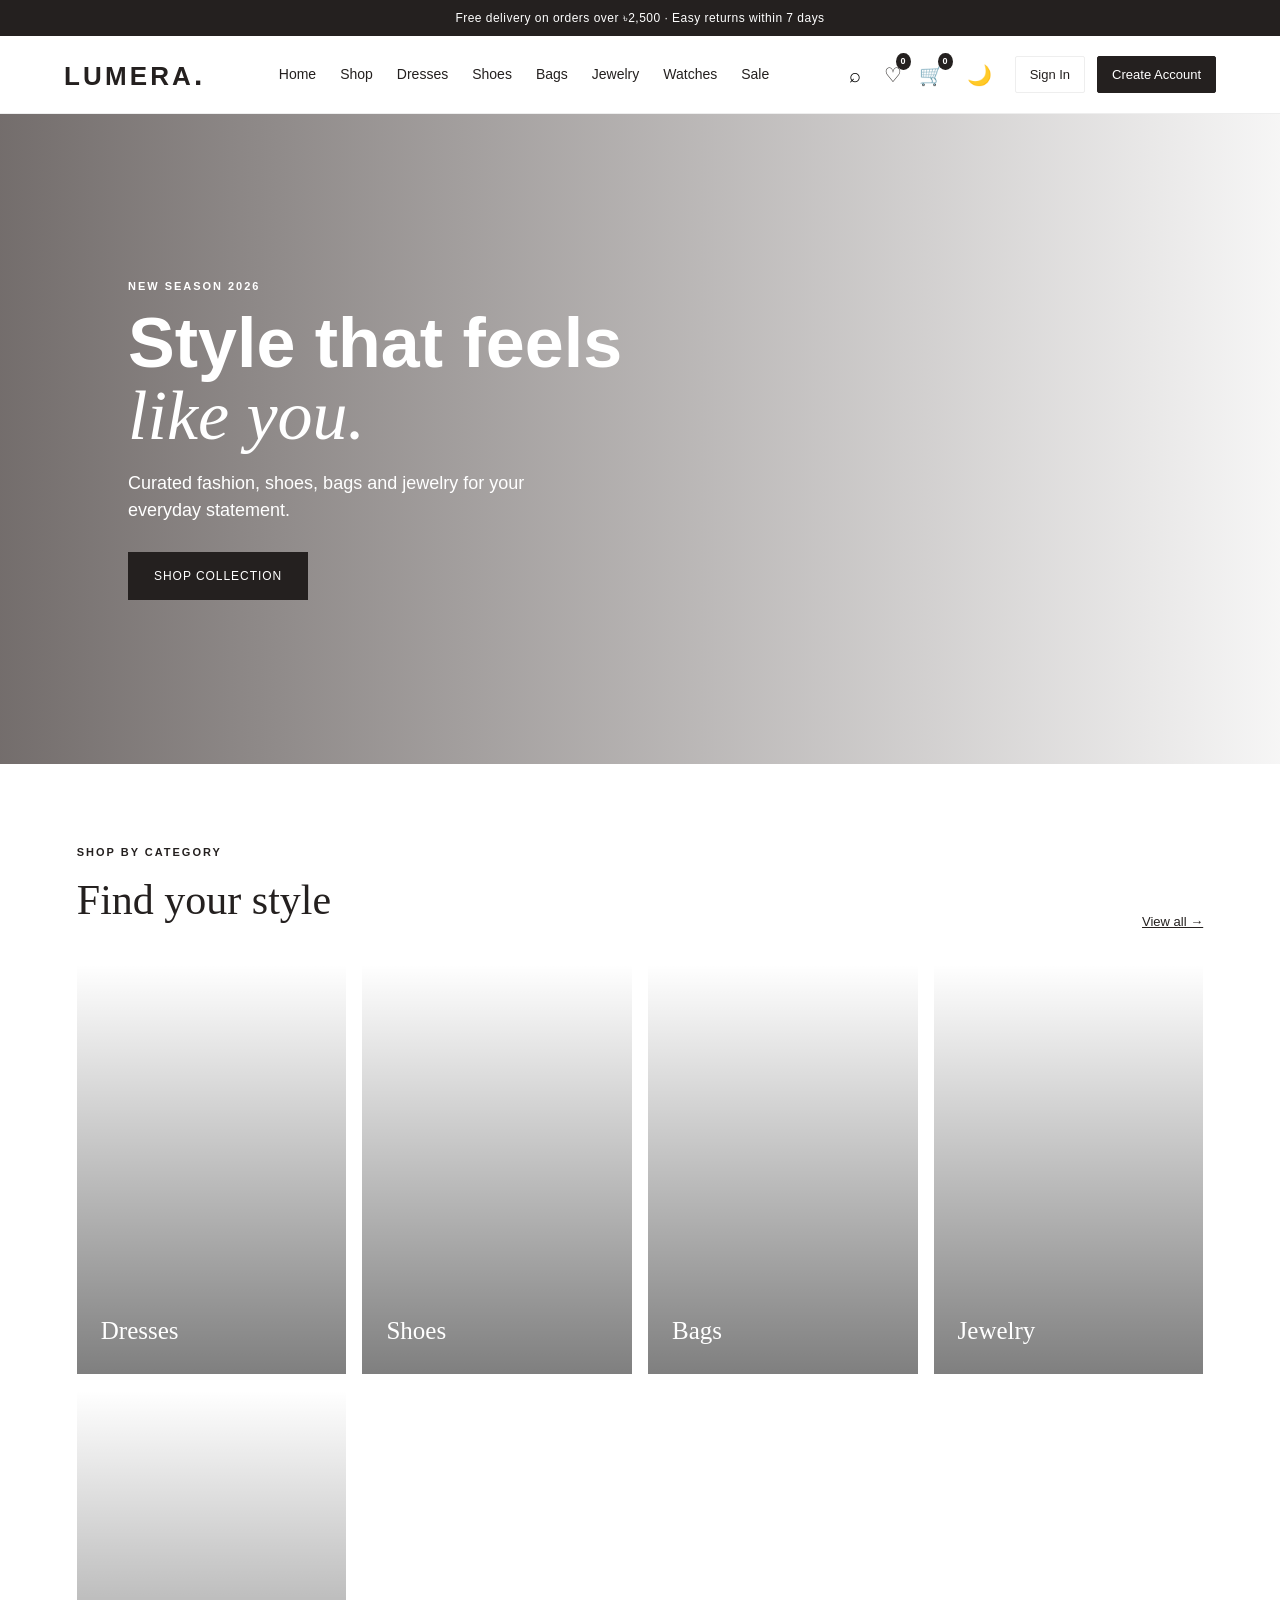
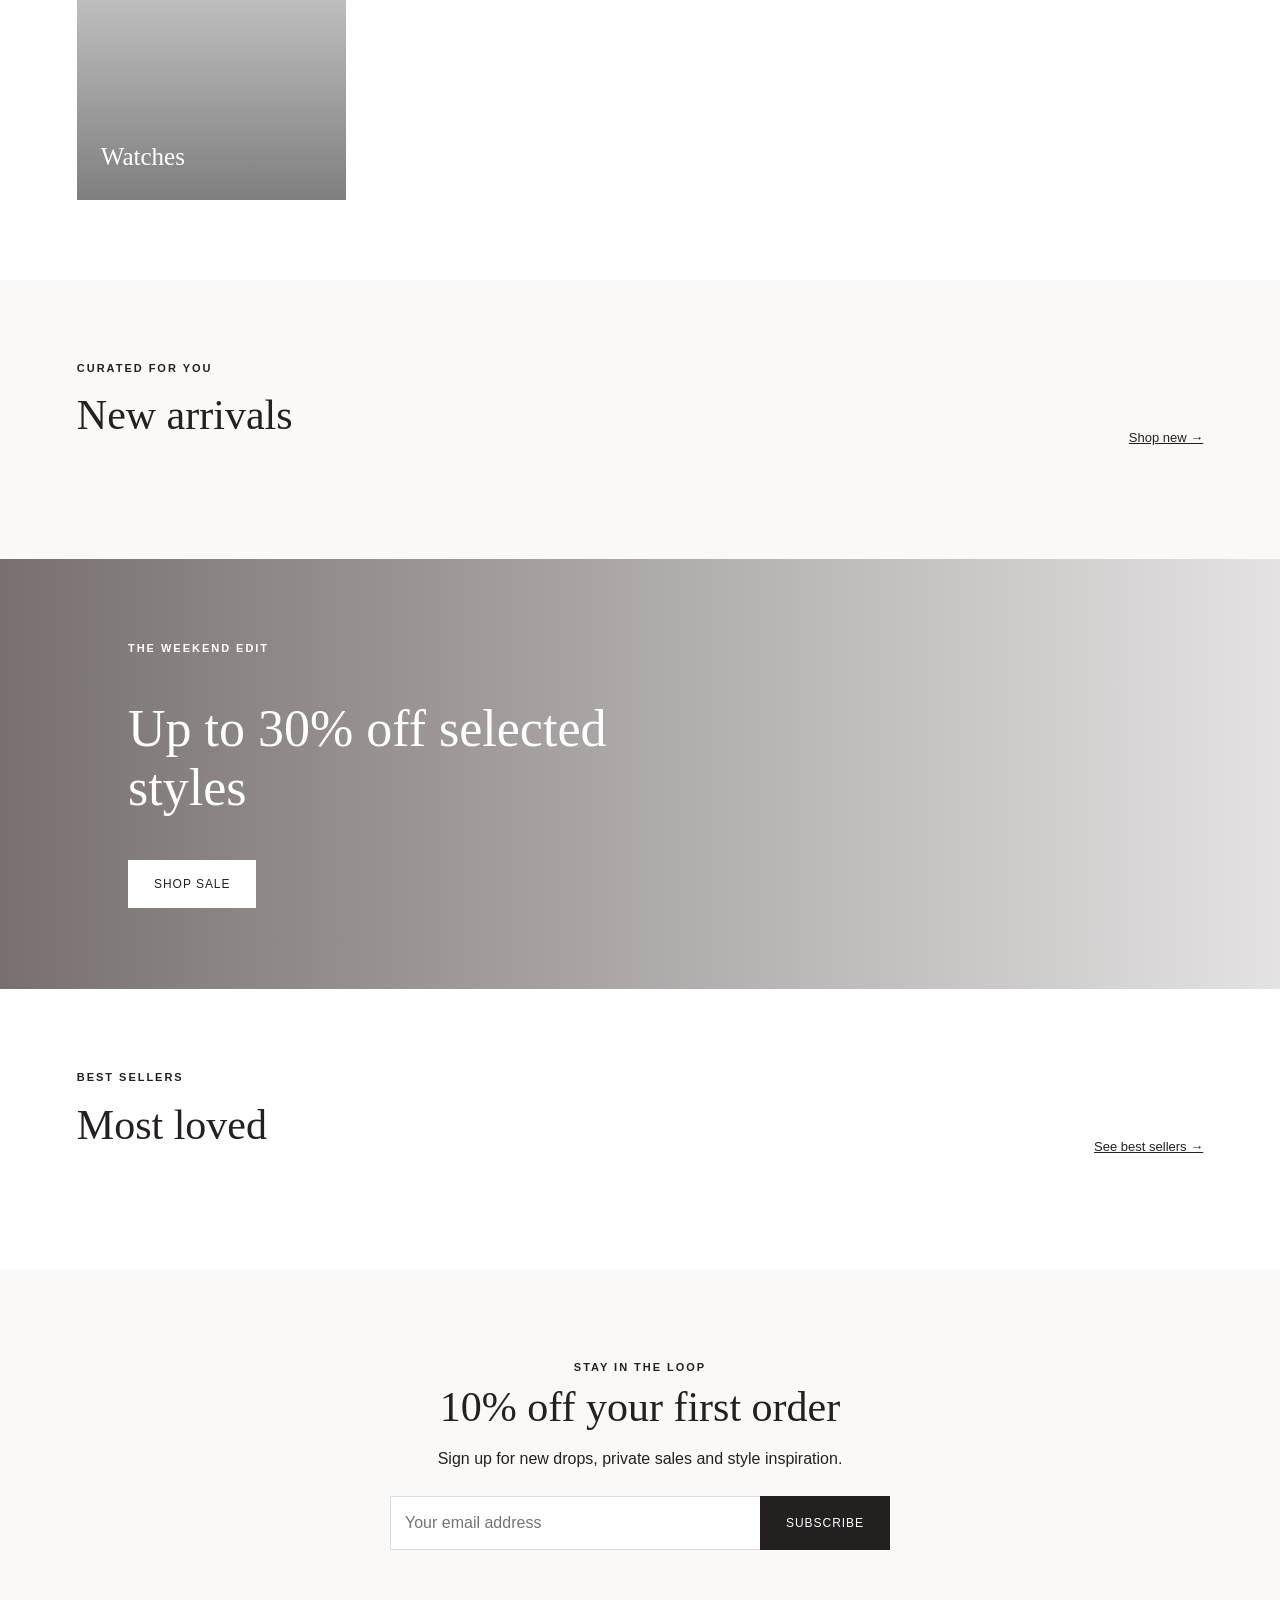
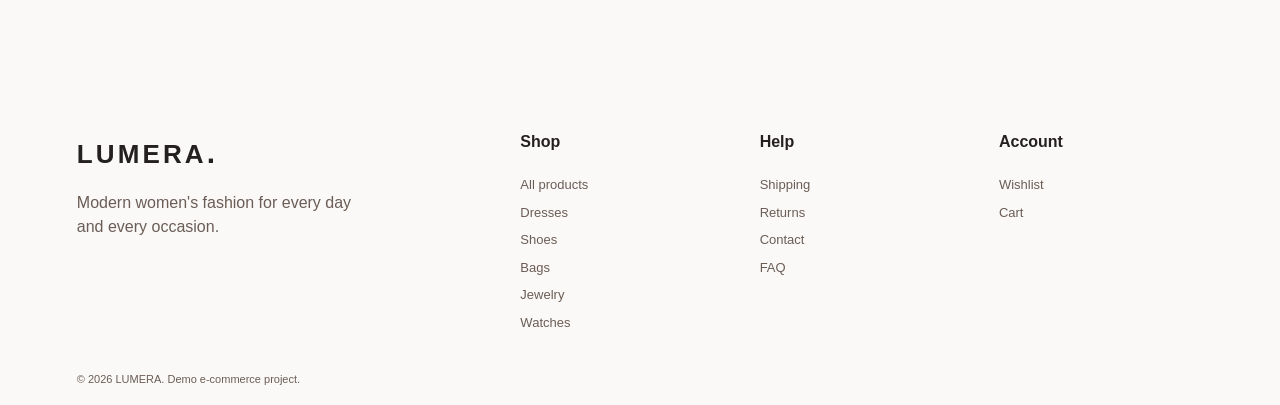
<file: index.html>
<!DOCTYPE html>
<html lang="en">
<head>
  <meta charset="UTF-8">
  <meta name="viewport" content="width=device-width, initial-scale=1.0">
  <title>LUMERA — Women's Fashion Store</title>
  <link rel="stylesheet" href="css/style.css">
  <link rel="stylesheet" href="css/responsive.css">
  <link rel="stylesheet" href="css/auth.css">
</head>
<body>
  <div class="announcement">Free delivery on orders over ৳2,500 · Easy returns within 7 days</div>
  <header class="site-header">
    <a class="logo" href="index.html">LUMERA<span>.</span></a>
    <button class="mobile-menu" id="mobileMenu">☰</button>
    <nav id="mainNav">
      <a href="index.html">Home</a>
      <a href="shop.html">Shop</a>
      <a href="shop.html?category=Dresses">Dresses</a>
      <a href="shop.html?category=Shoes">Shoes</a>
      <a href="shop.html?category=Bags">Bags</a>
      <a href="shop.html?category=Jewelry">Jewelry</a>
      <a href="shop.html?category=Watches">Watches</a>
      <a href="shop.html?category=Sale">Sale</a>
    </nav>
    <div class="header-actions">
      <button id="searchBtn" aria-label="Search">⌕</button>
      <a href="wishlist.html" aria-label="Wishlist">♡<b id="wishlistCount">0</b></a>
      <a href="cart.html" aria-label="Cart">🛒<b id="cartCount">0</b></a>
      <button id="themeToggle" aria-label="Toggle theme" title="Toggle dark/light mode">🌙</button>
    </div>
  </header>

  <section class="hero">
    <div class="hero-copy">
      <p class="eyebrow">NEW SEASON 2026</p>
      <h1>Style that feels<br><em>like you.</em></h1>
      <p>Curated fashion, shoes, bags and jewelry for your everyday statement.</p>
      <a class="btn" href="shop.html">Shop collection</a>
    </div>
  </section>

  <section class="section">
    <div class="section-head"><div><p class="eyebrow">SHOP BY CATEGORY</p><h2>Find your style</h2></div><a href="shop.html">View all →</a></div>
    <div class="category-grid">
      <a class="category-card cat-dresses" href="shop.html?category=Dresses"><span>Dresses</span></a>
      <a class="category-card cat-shoes" href="shop.html?category=Shoes"><span>Shoes</span></a>
      <a class="category-card cat-bags" href="shop.html?category=Bags"><span>Bags</span></a>
      <a class="category-card cat-jewelry" href="shop.html?category=Jewelry"><span>Jewelry</span></a>
      <a class="category-card cat-watches" href="shop.html?category=Watches"><span>Watches</span></a>
    </div>
  </section>

  <section class="section muted">
    <div class="section-head"><div><p class="eyebrow">CURATED FOR YOU</p><h2>New arrivals</h2></div><a href="shop.html?sort=newest">Shop new →</a></div>
    <div class="product-grid" id="newProducts"></div>
  </section>

  <section class="promo">
    <div><p class="eyebrow">THE WEEKEND EDIT</p><h2>Up to 30% off selected styles</h2><a class="btn light" href="shop.html?category=Sale">Shop sale</a></div>
  </section>

  <section class="section">
    <div class="section-head"><div><p class="eyebrow">BEST SELLERS</p><h2>Most loved</h2></div><a href="shop.html?sort=popular">See best sellers →</a></div>
    <div class="product-grid" id="bestProducts"></div>
  </section>

  <section class="newsletter">
    <p class="eyebrow">STAY IN THE LOOP</p>
    <h2>10% off your first order</h2>
    <p>Sign up for new drops, private sales and style inspiration.</p>
    <form id="newsletterForm"><input type="email" placeholder="Your email address" required><button class="btn">Subscribe</button></form>
    <small id="newsletterMsg"></small>
  </section>

  <footer class="footer">
    <div><a class="logo" href="index.html">LUMERA<span>.</span></a><p>Modern women's fashion for every day and every occasion.</p></div>
    <div><h4>Shop</h4><a href="shop.html">All products</a><a href="shop.html?category=Dresses">Dresses</a><a href="shop.html?category=Shoes">Shoes</a><a href="shop.html?category=Bags">Bags</a><a href="shop.html?category=Jewelry">Jewelry</a><a href="shop.html?category=Watches">Watches</a></div>
    <div><h4>Help</h4><a href="#">Shipping</a><a href="#">Returns</a><a href="contact.html">Contact</a><a href="#">FAQ</a></div>
    <div><h4>Account</h4><a href="wishlist.html">Wishlist</a><a href="cart.html">Cart</a></div>
    <div class="copyright">© 2026 LUMERA. Demo e-commerce project.</div>
  </footer>
  <div class="search-overlay" id="searchOverlay"><div class="search-box"><button id="closeSearch">×</button><input id="globalSearch" placeholder="Search products..."><div id="searchResults"></div></div></div>
  <script src="js/app.js"></script>
  <script src="js/auth.js"></script>
</body>
</html>
</file>
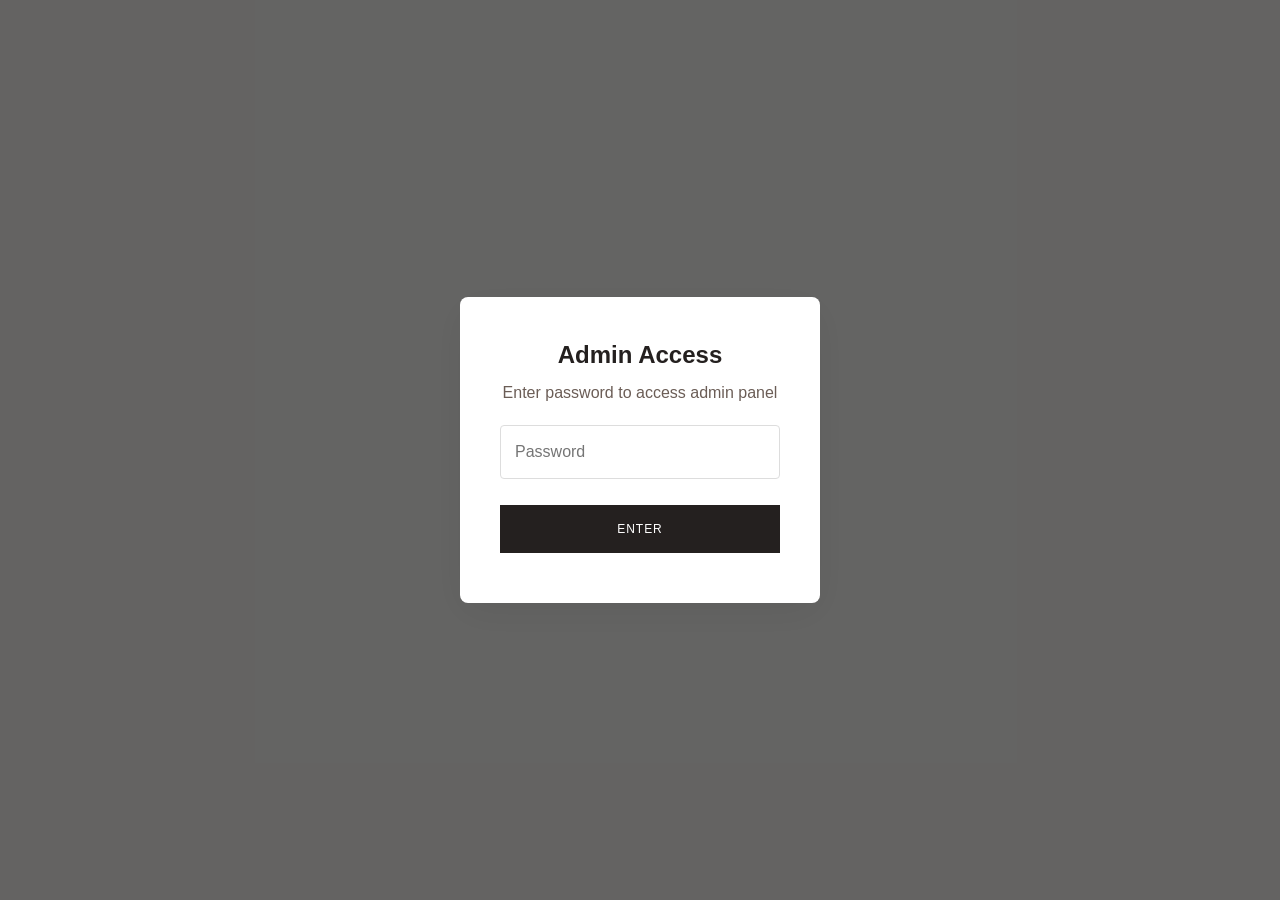
<file: admin/index.html>
<!DOCTYPE html><html lang="en"><head><meta charset="UTF-8"><meta name="viewport" content="width=device-width,initial-scale=1.0"><title>Admin Dashboard — LUMERA</title><link rel="stylesheet" href="../css/style.css"><link rel="stylesheet" href="../css/responsive.css"></head><body class="admin-body"><div class="admin-auth" id="adminAuth"><div class="auth-box"><h2>Admin Access</h2><p>Enter password to access admin panel</p><input type="password" id="adminPassword" placeholder="Password"><button class="btn wide" id="authSubmit">Enter</button><small id="authError"></small></div></div><header class="admin-header" id="adminHeader" style="display:none"><a class="logo" href="../index.html">LUMERA<span>.</span></a><a href="../index.html">View store ↗</a><button id="themeToggle" aria-label="Toggle theme" title="Toggle dark/light mode">🌙</button><button class="btn outline" id="logoutBtn" style="margin-left:10px;font-size:11px">Logout</button></header><main class="admin-wrap" id="adminMain" style="display:none"><div class="admin-title"><div><p class="eyebrow">STORE MANAGEMENT</p><h1>Admin dashboard</h1></div><button class="btn" id="resetDemo">Reset demo data</button></div><div class="stats"><div><span>Products</span><strong id="statProducts">0</strong></div><div><span>Orders</span><strong id="statOrders">0</strong></div><div><span>Wishlist items</span><strong id="statWish">0</strong></div><div><span>Cart items</span><strong id="statCart">0</strong></div></div><div class="admin-grid"><section class="admin-card"><div class="section-head"><h2>Products</h2><button class="outline" id="addProductBtn">+ Add product</button></div><div id="adminProducts"></div></section><section class="admin-card"><div class="section-head"><h2>Recent orders</h2></div><div id="adminOrders"></div></section></div></main><div class="modal" id="productModal"><div class="modal-box"><button class="modal-close" id="modalClose">×</button><h2>Add / edit product</h2><form id="productForm"><input type="hidden" name="id"><input name="name" placeholder="Product name" required><select name="category"><option>Dresses</option><option>Shoes</option><option>Bags</option><option>Jewelry</option><option>Watches</option><option>Accessories</option></select><input type="number" name="price" placeholder="Price" required><input type="number" name="oldPrice" placeholder="Old price"><input type="number" name="stock" placeholder="Stock" required><input name="image" placeholder="Image URL" required><button class="btn wide">Save product</button></form></div></div><script src="../js/app.js"></script><script src="../js/admin.js"></script></body></html>
</file>
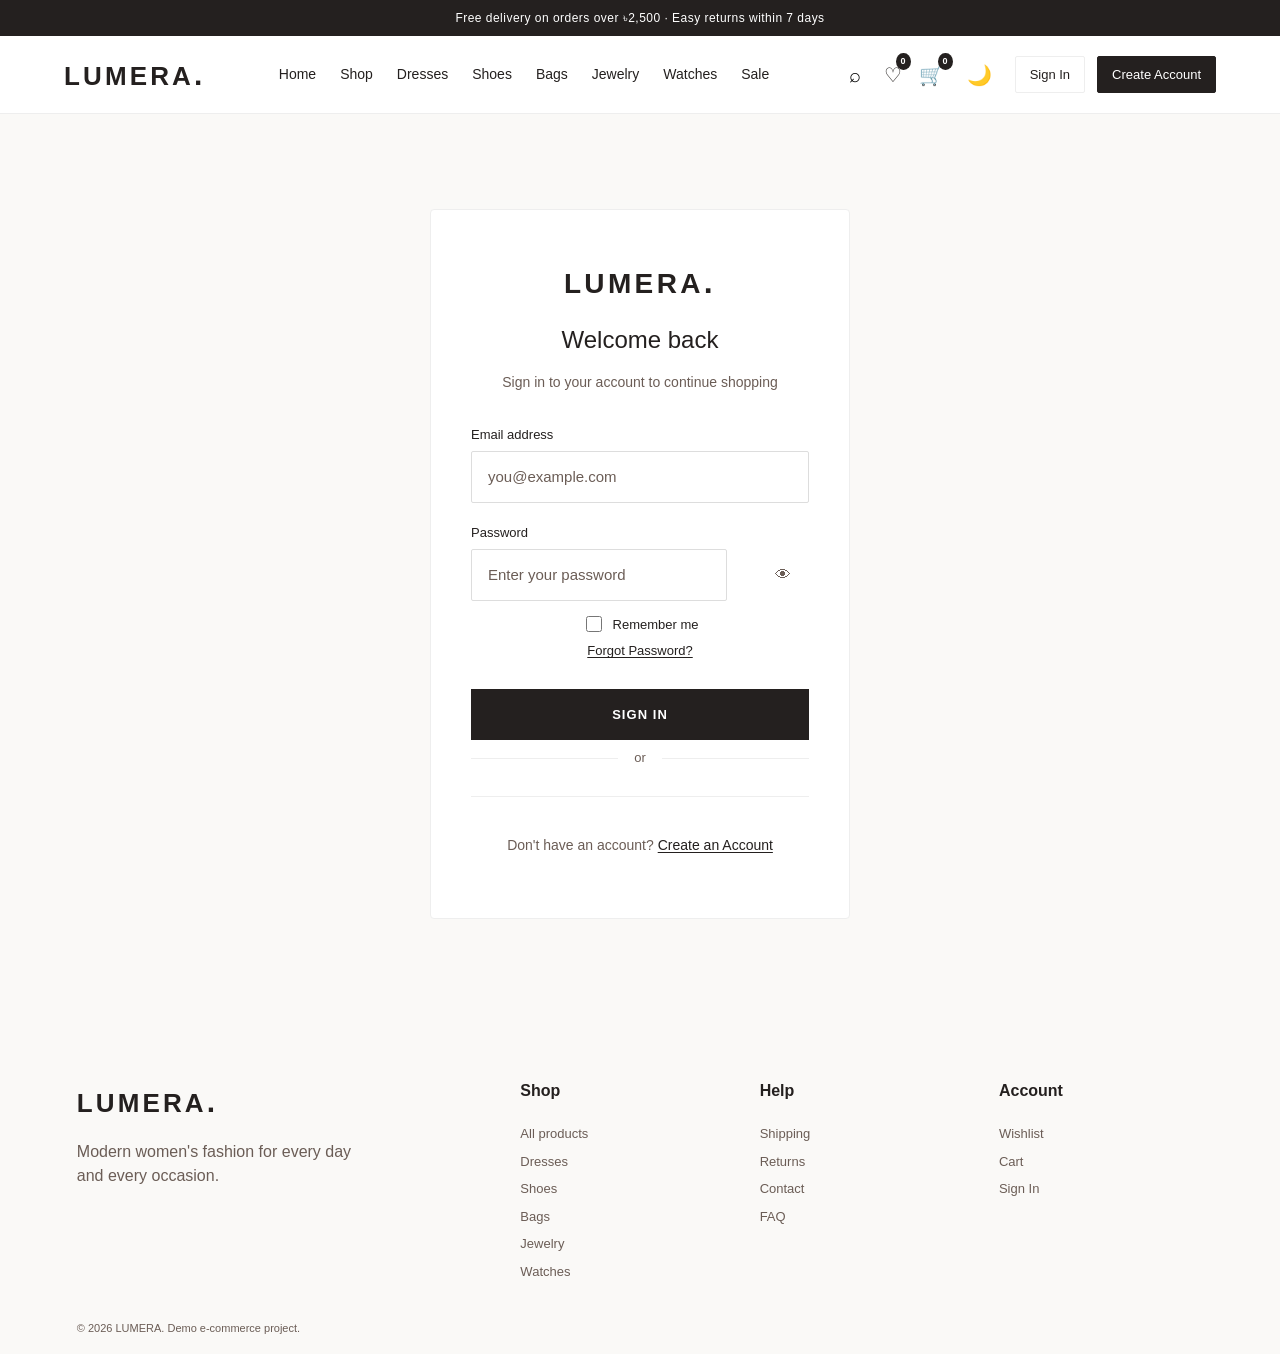
<file: account.html>
<!DOCTYPE html>
<html lang="en">
<head>
  <meta charset="UTF-8">
  <meta name="viewport" content="width=device-width, initial-scale=1.0">
  <title>My Account — LUMERA</title>
  <link rel="stylesheet" href="css/style.css">
  <link rel="stylesheet" href="css/responsive.css">
  <link rel="stylesheet" href="css/auth.css">
</head>
<body>
  <div class="announcement">Free delivery on orders over ৳2,500 · Easy returns within 7 days</div>
  <header class="site-header">
    <a class="logo" href="index.html">LUMERA<span>.</span></a>
    <button class="mobile-menu" id="mobileMenu">☰</button>
    <nav id="mainNav">
      <a href="index.html">Home</a>
      <a href="shop.html">Shop</a>
      <a href="shop.html?category=Dresses">Dresses</a>
      <a href="shop.html?category=Shoes">Shoes</a>
      <a href="shop.html?category=Bags">Bags</a>
      <a href="shop.html?category=Jewelry">Jewelry</a>
      <a href="shop.html?category=Watches">Watches</a>
      <a href="shop.html?category=Sale">Sale</a>
    </nav>
    <div class="header-actions">
      <button id="searchBtn" aria-label="Search">⌕</button>
      <a href="wishlist.html" aria-label="Wishlist">♡<b id="wishlistCount">0</b></a>
      <a href="cart.html" aria-label="Cart">🛒<b id="cartCount">0</b></a>
      <button id="themeToggle" aria-label="Toggle theme" title="Toggle dark/light mode">🌙</button>
    </div>
  </header>

  <main class="account-page" id="accountPage">
    <div class="account-header">
      <div class="account-avatar" id="accountAvatar"></div>
      <div class="account-info">
        <h1 id="accountName"></h1>
        <p id="accountEmail"></p>
      </div>
    </div>

    <div class="account-grid">
      <aside class="account-sidebar">
        <nav class="account-nav">
          <a href="#profile" data-section="profile" class="active">Account Details</a>
          <a href="#orders" data-section="orders">My Orders</a>
          <a href="#wishlist" data-section="wishlist">Wishlist</a>
          <a href="#" class="logout" id="sidebarLogout">Logout</a>
        </nav>
      </aside>

      <div class="account-content">
        <section class="account-section active" id="profile">
          <h2>Account Information</h2>
          <form class="account-fields" id="profileForm">
            <div class="form-group">
              <label for="profileName">Full Name</label>
              <input type="text" id="profileName" name="name" required>
              <span class="error-message"></span>
            </div>
            <div class="form-group">
              <label for="profileEmail">Email</label>
              <input type="email" id="profileEmail" name="email" required>
              <span class="error-message"></span>
            </div>
            <div class="form-group">
              <label for="profilePhone">Phone Number</label>
              <input type="tel" id="profilePhone" name="phone" required>
              <span class="error-message"></span>
            </div>
            <div class="form-group full-width">
              <button type="submit" class="btn">Save Changes</button>
            </div>
          </form>
          <div class="form-group full-width" style="margin-top:24px;padding-top:24px;border-top:1px solid var(--border)">
            <h3 style="font-size:14px;font-weight:500;margin:0 0 12px">Change Password</h3>
            <div class="account-fields" style="margin:0">
              <div class="form-group">
                <label for="currentPassword">Current Password</label>
                <input type="password" id="currentPassword" name="currentPassword">
                <span class="error-message"></span>
              </div>
              <div class="form-group">
                <label for="newPassword">New Password</label>
                <input type="password" id="newPassword" name="newPassword">
                <span class="error-message"></span>
              </div>
              <div class="form-group">
                <label for="confirmNewPassword">Confirm New Password</label>
                <input type="password" id="confirmNewPassword" name="confirmNewPassword">
                <span class="error-message"></span>
              </div>
              <div class="form-group full-width">
                <button type="button" class="btn outline" id="changePasswordBtn">Update Password</button>
              </div>
            </div>
          </div>
        </section>

        <section class="account-section" id="orders">
          <h2>My Orders</h2>
          <div class="orders-list" id="ordersList">
            <div class="empty-state">
              <p class="eyebrow">NO ORDERS YET</p>
              <h3>You haven't placed any orders</h3>
              <p>Your order history will appear here once you make a purchase.</p>
              <a href="shop.html" class="btn" style="margin-top:16px;display:inline-block">Start Shopping</a>
            </div>
          </div>
        </section>

        <section class="account-section" id="wishlist">
          <h2>My Wishlist</h2>
          <div class="wishlist-grid" id="wishlistGrid">
            <div class="empty-state">
              <p class="eyebrow">WISHLIST EMPTY</p>
              <h3>Save items you love</h3>
              <p>Products you add to your wishlist will appear here.</p>
              <a href="shop.html" class="btn" style="margin-top:16px;display:inline-block">Browse Products</a>
            </div>
          </div>
        </section>
      </div>
    </div>
  </main>

  <footer class="footer">
    <div><a class="logo" href="index.html">LUMERA<span>.</span></a><p>Modern women's fashion for every day and every occasion.</p></div>
    <div><h4>Shop</h4><a href="shop.html">All products</a><a href="shop.html?category=Dresses">Dresses</a><a href="shop.html?category=Shoes">Shoes</a><a href="shop.html?category=Bags">Bags</a><a href="shop.html?category=Jewelry">Jewelry</a><a href="shop.html?category=Watches">Watches</a></div>
    <div><h4>Help</h4><a href="#">Shipping</a><a href="#">Returns</a><a href="contact.html">Contact</a><a href="#">FAQ</a></div>
    <div><h4>Account</h4><a href="wishlist.html">Wishlist</a><a href="cart.html">Cart</a></div>
    <div class="copyright">© 2026 LUMERA. Demo e-commerce project.</div>
  </footer>

  <div class="search-overlay" id="searchOverlay">
    <div class="search-box">
      <button id="closeSearch">×</button>
      <input id="globalSearch" placeholder="Search products...">
      <div id="searchResults"></div>
    </div>
  </div>

  <script src="js/app.js"></script>
  <script src="js/auth.js"></script>
  <script src="js/account.js"></script>
</body>
</html>
</file>
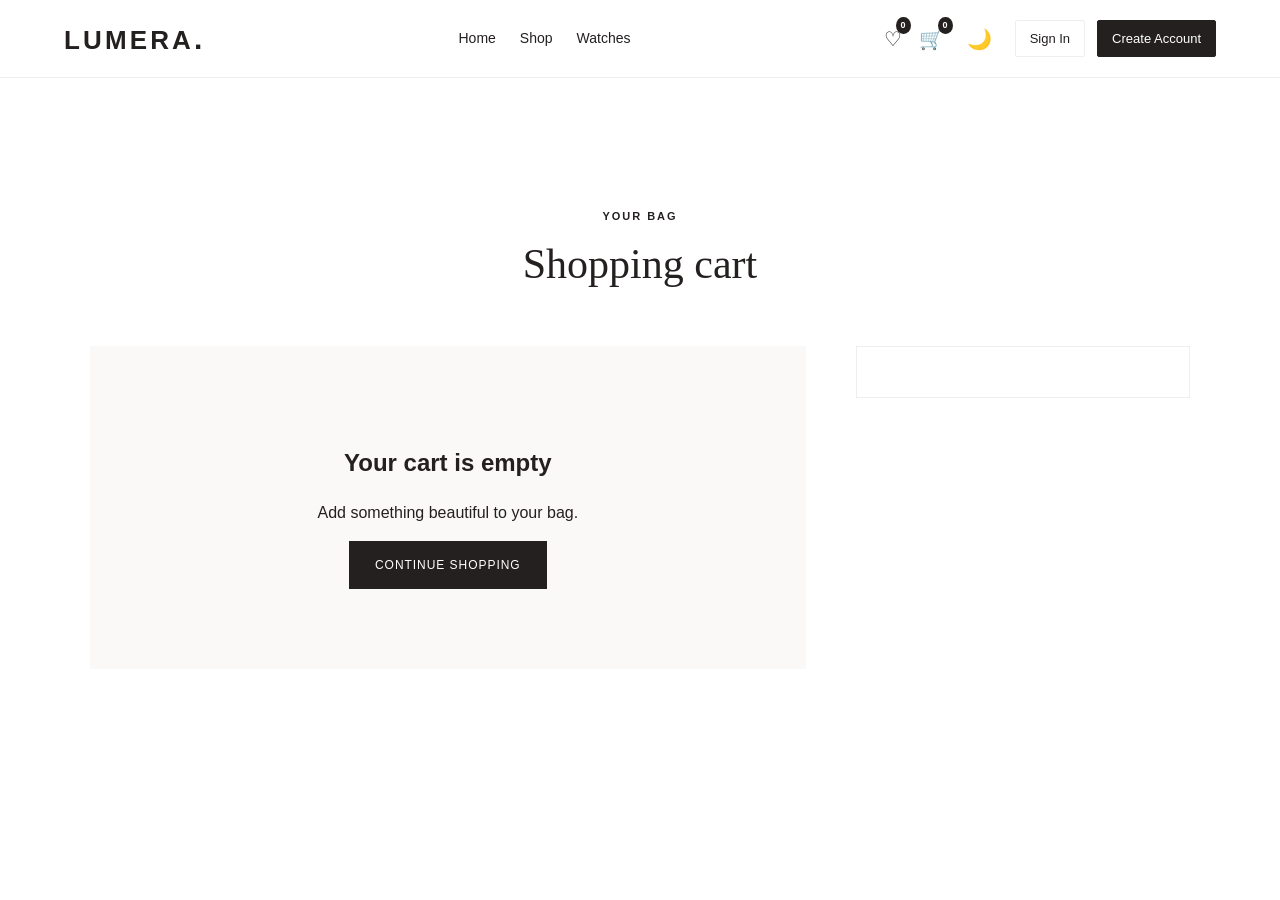
<file: cart.html>
<!DOCTYPE html><html lang="en"><head><meta charset="UTF-8"><meta name="viewport" content="width=device-width,initial-scale=1.0"><title>Cart — LUMERA</title><link rel="stylesheet" href="css/style.css"><link rel="stylesheet" href="css/responsive.css"><link rel="stylesheet" href="css/auth.css"></head><body><header class="site-header"><a class="logo" href="index.html">LUMERA<span>.</span></a><nav><a href="index.html">Home</a><a href="shop.html">Shop</a><a href="shop.html?category=Watches">Watches</a></nav><div class="header-actions"><a href="wishlist.html">♡<b id="wishlistCount">0</b></a><a href="cart.html">🛒<b id="cartCount">0</b></a><button id="themeToggle" aria-label="Toggle theme" title="Toggle dark/light mode">🌙</button></div></header><main class="cart-page"><div class="page-title"><p class="eyebrow">YOUR BAG</p><h1>Shopping cart</h1></div><div class="cart-layout"><section id="cartItems"></section><aside class="summary" id="cartSummary"></aside></div></main><script src="js/app.js"></script><script src="js/auth.js"></script><script src="js/cart.js"></script></body></html>
</file>
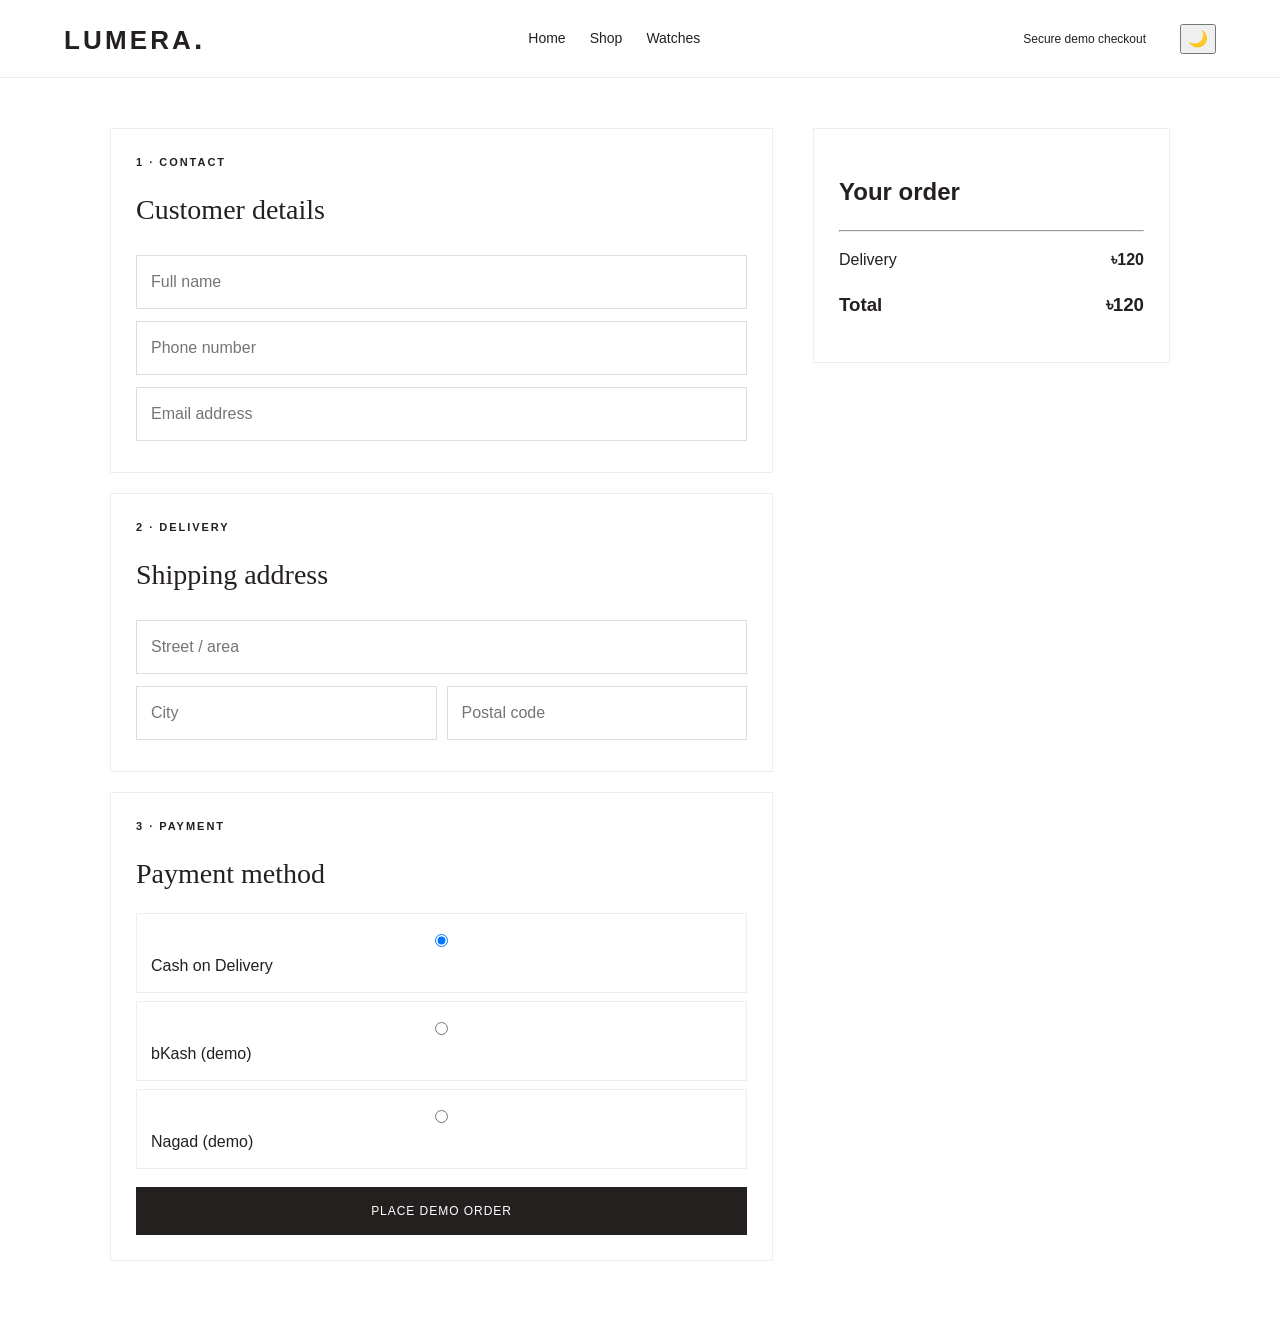
<file: checkout.html>
<!DOCTYPE html><html lang="en"><head><meta charset="UTF-8"><meta name="viewport" content="width=device-width,initial-scale=1.0"><title>Checkout — LUMERA</title><link rel="stylesheet" href="css/style.css"><link rel="stylesheet" href="css/responsive.css"><link rel="stylesheet" href="css/auth.css"></head><body><header class="site-header"><a class="logo" href="index.html">LUMERA<span>.</span></a><nav><a href="index.html">Home</a><a href="shop.html">Shop</a><a href="shop.html?category=Watches">Watches</a></nav><div class="checkout-secure">Secure demo checkout</div><button id="themeToggle" aria-label="Toggle theme" title="Toggle dark/light mode">🌙</button></header><main class="checkout"><form id="checkoutForm"><div class="checkout-card"><p class="eyebrow">1 · CONTACT</p><h2>Customer details</h2><input name="name" placeholder="Full name" required><input name="phone" placeholder="Phone number" required><input type="email" name="email" placeholder="Email address" required></div><div class="checkout-card"><p class="eyebrow">2 · DELIVERY</p><h2>Shipping address</h2><input name="address" placeholder="Street / area" required><div class="two"><input name="city" placeholder="City" required><input name="postal" placeholder="Postal code" required></div></div><div class="checkout-card"><p class="eyebrow">3 · PAYMENT</p><h2>Payment method</h2><label class="payment"><input type="radio" name="payment" value="Cash on Delivery" checked> Cash on Delivery</label><label class="payment"><input type="radio" name="payment" value="bKash"> bKash (demo)</label><label class="payment"><input type="radio" name="payment" value="Nagad"> Nagad (demo)</label><button class="btn wide" type="submit">Place demo order</button></div></form><aside class="summary" id="checkoutSummary"></aside></main><script src="js/app.js"></script><script src="js/auth.js"></script><script src="js/checkout.js"></script></body></html>
</file>
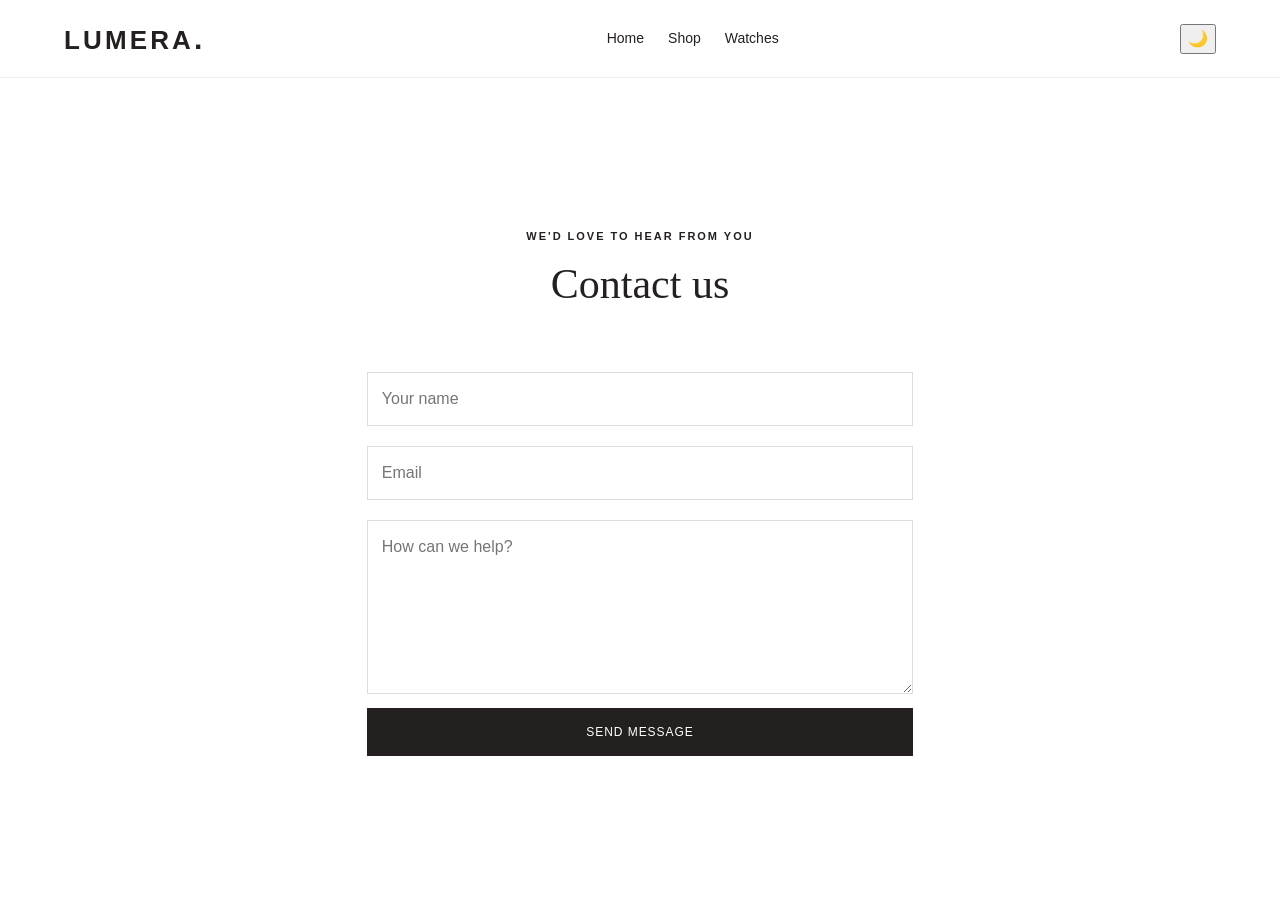
<file: contact.html>
<!DOCTYPE html><html lang="en"><head><meta charset="UTF-8"><meta name="viewport" content="width=device-width,initial-scale=1.0"><title>Contact — LUMERA</title><link rel="stylesheet" href="css/style.css"><link rel="stylesheet" href="css/responsive.css"><link rel="stylesheet" href="css/auth.css"></head><body><header class="site-header"><a class="logo" href="index.html">LUMERA<span>.</span></a><nav><a href="index.html">Home</a><a href="shop.html">Shop</a><a href="shop.html?category=Watches">Watches</a></nav><button id="themeToggle" aria-label="Toggle theme" title="Toggle dark/light mode">🌙</button></header><main class="section narrow"><div class="page-title"><p class="eyebrow">WE'D LOVE TO HEAR FROM YOU</p><h1>Contact us</h1></div><form class="contact-form" onsubmit="event.preventDefault();alert('Thanks! This demo form is ready to connect to a backend.');"><input placeholder="Your name" required><input type="email" placeholder="Email" required><textarea rows="6" placeholder="How can we help?" required></textarea><button class="btn">Send message</button></form></main><script src="js/app.js"></script><script src="js/auth.js"></script></body></html>
</file>
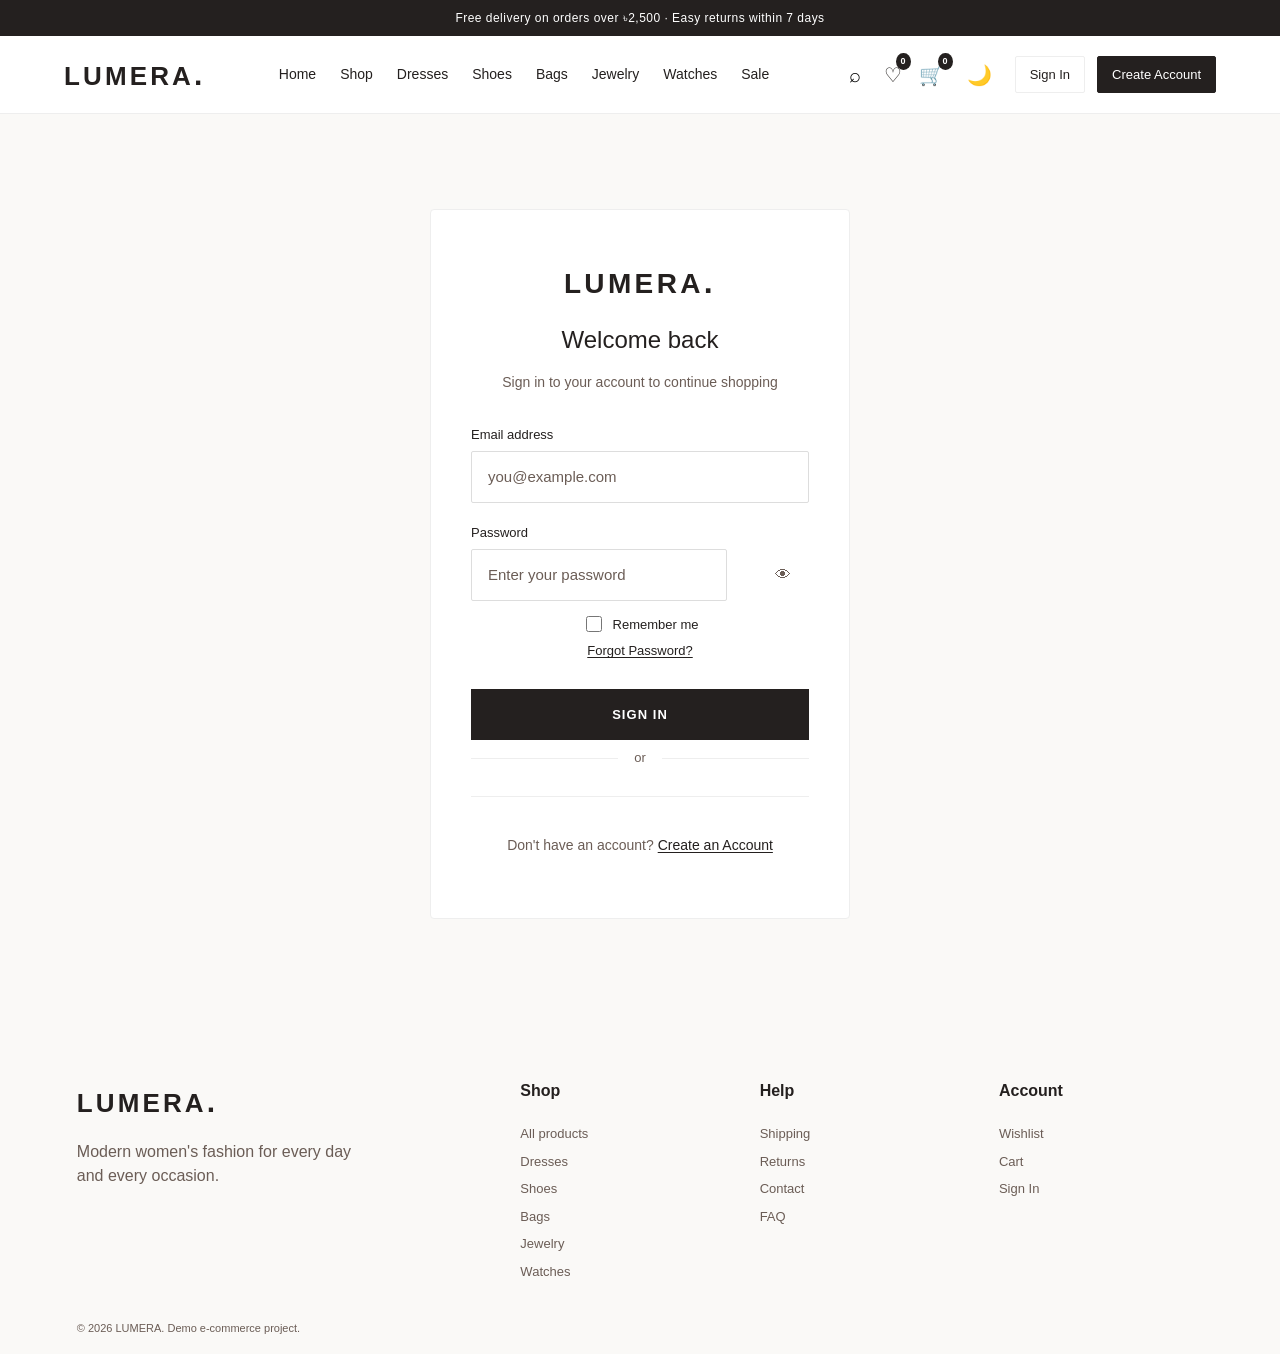
<file: login.html>
<!DOCTYPE html>
<html lang="en">
<head>
  <meta charset="UTF-8">
  <meta name="viewport" content="width=device-width, initial-scale=1.0">
  <title>Sign In — LUMERA</title>
  <link rel="stylesheet" href="css/style.css">
  <link rel="stylesheet" href="css/responsive.css">
  <link rel="stylesheet" href="css/auth.css">
</head>
<body>
  <div class="announcement">Free delivery on orders over ৳2,500 · Easy returns within 7 days</div>
  <header class="site-header">
    <a class="logo" href="index.html">LUMERA<span>.</span></a>
    <button class="mobile-menu" id="mobileMenu">☰</button>
    <nav id="mainNav">
      <a href="index.html">Home</a>
      <a href="shop.html">Shop</a>
      <a href="shop.html?category=Dresses">Dresses</a>
      <a href="shop.html?category=Shoes">Shoes</a>
      <a href="shop.html?category=Bags">Bags</a>
      <a href="shop.html?category=Jewelry">Jewelry</a>
      <a href="shop.html?category=Watches">Watches</a>
      <a href="shop.html?category=Sale">Sale</a>
    </nav>
    <div class="header-actions">
      <button id="searchBtn" aria-label="Search">⌕</button>
      <a href="wishlist.html" aria-label="Wishlist">♡<b id="wishlistCount">0</b></a>
      <a href="cart.html" aria-label="Cart">🛒<b id="cartCount">0</b></a>
      <button id="themeToggle" aria-label="Toggle theme" title="Toggle dark/light mode">🌙</button>
    </div>
  </header>

  <main class="auth-page">
    <div class="auth-container">
      <div class="auth-header">
        <a href="index.html" class="auth-logo" style="text-decoration:none;color:inherit">LUMERA<span>.</span></a>
        <h1 class="auth-title">Welcome back</h1>
        <p class="auth-subtitle">Sign in to your account to continue shopping</p>
      </div>

      <form class="auth-form" id="loginForm" novalidate>
        <div class="form-group">
          <label for="email">Email address</label>
          <input type="email" id="email" name="email" placeholder="you@example.com" required autocomplete="email">
          <span class="error-message"></span>
        </div>

        <div class="form-group">
          <label for="password">Password</label>
          <div class="password-wrapper">
            <input type="password" id="password" name="password" placeholder="Enter your password" required autocomplete="current-password">
            <button type="button" class="password-toggle" aria-label="Show password" data-target="password">👁</button>
          </div>
          <span class="error-message"></span>
        </div>

        <div class="form-group" style="display:flex;justify-content:space-between;align-items:center;margin-top:-8px">
          <label style="display:flex;align-items:center;gap:8px;cursor:pointer;font-weight:400;font-size:13px">
            <input type="checkbox" name="remember" style="width:16px;height:16px;accent-color:var(--btn-bg)"> Remember me
          </label>
          <a href="#" id="forgotPassword" style="font-size:13px;color:var(--text);text-decoration:underline;text-underline-offset:2px">Forgot Password?</a>
        </div>

        <button type="submit" class="btn btn-auth">Sign In</button>
      </form>

      <div class="auth-divider">or</div>

      <div class="auth-footer">
        <p>Don't have an account? <a href="register.html">Create an Account</a></p>
      </div>
    </div>
  </main>

  <footer class="footer">
    <div><a class="logo" href="index.html">LUMERA<span>.</span></a><p>Modern women's fashion for every day and every occasion.</p></div>
    <div><h4>Shop</h4><a href="shop.html">All products</a><a href="shop.html?category=Dresses">Dresses</a><a href="shop.html?category=Shoes">Shoes</a><a href="shop.html?category=Bags">Bags</a><a href="shop.html?category=Jewelry">Jewelry</a><a href="shop.html?category=Watches">Watches</a></div>
    <div><h4>Help</h4><a href="#">Shipping</a><a href="#">Returns</a><a href="contact.html">Contact</a><a href="#">FAQ</a></div>
    <div><h4>Account</h4><a href="wishlist.html">Wishlist</a><a href="cart.html">Cart</a><a href="login.html">Sign In</a></div>
    <div class="copyright">© 2026 LUMERA. Demo e-commerce project.</div>
  </footer>

  <div class="search-overlay" id="searchOverlay">
    <div class="search-box">
      <button id="closeSearch">×</button>
      <input id="globalSearch" placeholder="Search products...">
      <div id="searchResults"></div>
    </div>
  </div>

  <script src="js/app.js"></script>
  <script src="js/auth.js"></script>
  <script>
    document.addEventListener("DOMContentLoaded", () => {
      const form = document.getElementById("loginForm");
      const emailInput = document.getElementById("email");
      const passwordInput = document.getElementById("password");
      const passwordToggle = document.querySelector(".password-toggle");
      const forgotPassword = document.getElementById("forgotPassword");

      passwordToggle.addEventListener("click", () => {
        const type = passwordInput.type === "password" ? "text" : "password";
        passwordInput.type = type;
        passwordToggle.textContent = type === "password" ? "👁" : "🙈";
        passwordToggle.setAttribute("aria-label", type === "password" ? "Show password" : "Hide password");
      });

      [emailInput, passwordInput].forEach(input => {
        input.addEventListener("input", () => clearError(input));
        input.addEventListener("blur", () => validateField(input));
      });

      function validateField(input) {
        if (input.id === "email" && input.value && !validateEmail(input.value)) {
          showError(input, "Please enter a valid email address");
          return false;
        }
        if (input.id === "password" && input.value && input.value.length < 1) {
          showError(input, "Password is required");
          return false;
        }
        clearError(input);
        return true;
      }

      form.addEventListener("submit", async (e) => {
        e.preventDefault();

        let isValid = true;
        [emailInput, passwordInput].forEach(input => {
          if (!validateField(input)) isValid = false;
          else if (!input.value.trim()) {
            showError(input, `${input.id === "email" ? "Email" : "Password"} is required`);
            isValid = false;
          }
        });

        if (!isValid) return;

        const submitBtn = form.querySelector('button[type="submit"]');
        submitBtn.disabled = true;
        submitBtn.textContent = "Signing in...";

        const result = login(emailInput.value.trim(), passwordInput.value);

        if (result.success) {
          toast("Welcome back, " + result.customer.name.split(" ")[0] + "!");
          setTimeout(() => {
            window.location.href = getRedirectUrl();
          }, 1000);
        } else {
          toast(result.message, "error");
          submitBtn.disabled = false;
          submitBtn.textContent = "Sign In";
        }
      });

      forgotPassword.addEventListener("click", (e) => {
        e.preventDefault();
        const email = emailInput.value.trim();
        if (!email) {
          toast("Please enter your email address first", "info");
          emailInput.focus();
          return;
        }
        if (!validateEmail(email)) {
          toast("Please enter a valid email address", "error");
          emailInput.focus();
          return;
        }
        toast("Password reset link sent to " + email + " (demo)", "success");
      });
    });
  </script>
</body>
</html>
</file>
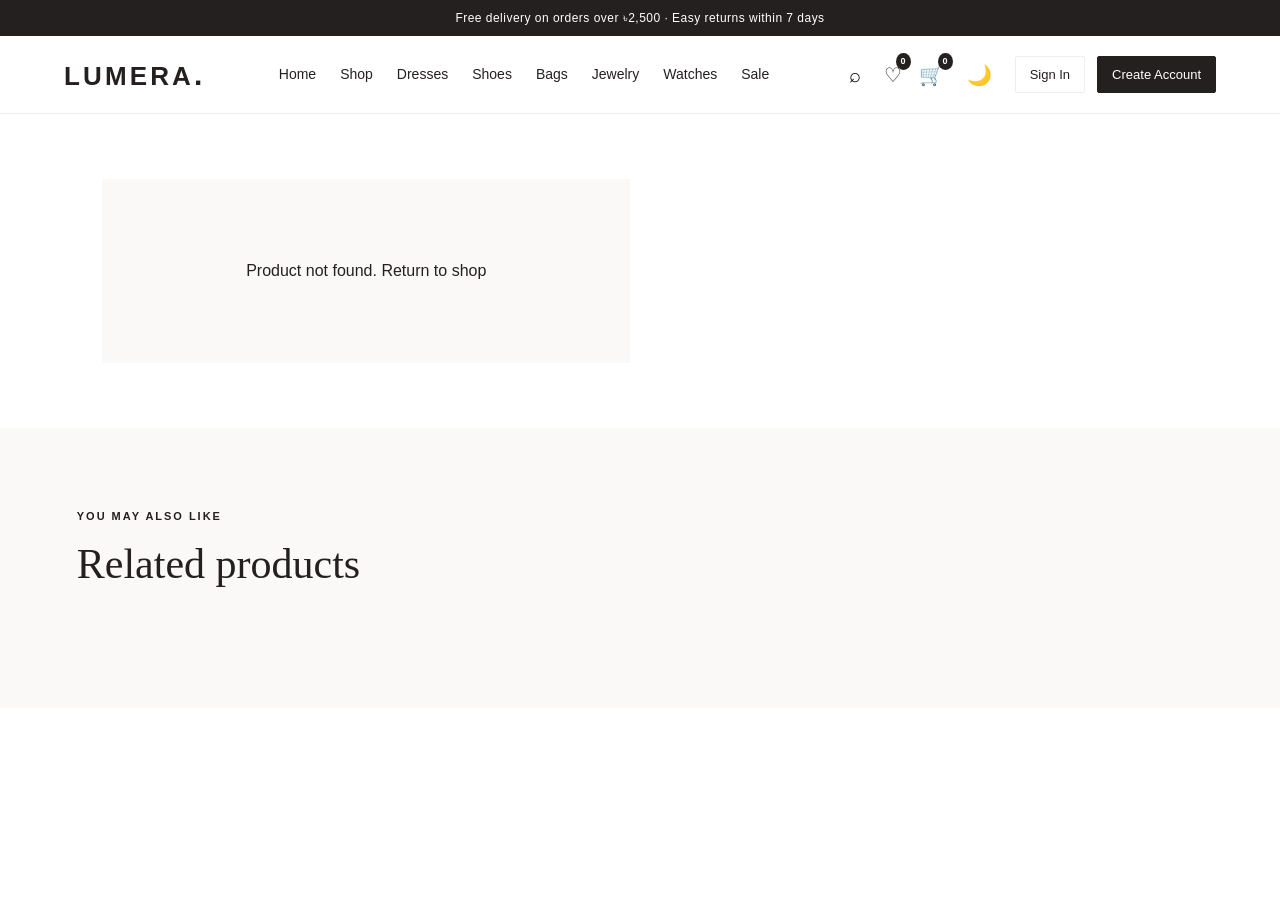
<file: product.html>
<!DOCTYPE html><html lang="en"><head><meta charset="UTF-8"><meta name="viewport" content="width=device-width,initial-scale=1.0"><title>Product — LUMERA</title><link rel="stylesheet" href="css/style.css"><link rel="stylesheet" href="css/responsive.css"><link rel="stylesheet" href="css/auth.css"></head><body><div class="announcement">Free delivery on orders over ৳2,500 · Easy returns within 7 days</div><header class="site-header"><a class="logo" href="index.html">LUMERA<span>.</span></a><button class="mobile-menu" id="mobileMenu">☰</button><nav id="mainNav"><a href="index.html">Home</a><a href="shop.html">Shop</a><a href="shop.html?category=Dresses">Dresses</a><a href="shop.html?category=Shoes">Shoes</a><a href="shop.html?category=Bags">Bags</a><a href="shop.html?category=Jewelry">Jewelry</a><a href="shop.html?category=Watches">Watches</a><a href="shop.html?category=Sale">Sale</a></nav><div class="header-actions"><button id="searchBtn">⌕</button><a href="wishlist.html">♡<b id="wishlistCount">0</b></a><a href="cart.html">🛒<b id="cartCount">0</b></a><button id="themeToggle" aria-label="Toggle theme" title="Toggle dark/light mode">🌙</button></div></header><main class="product-page" id="productPage"></main><section class="section muted"><div class="section-head"><div><p class="eyebrow">YOU MAY ALSO LIKE</p><h2>Related products</h2></div></div><div class="product-grid" id="relatedProducts"></div></section><div class="search-overlay" id="searchOverlay"><div class="search-box"><button id="closeSearch">×</button><input id="globalSearch" placeholder="Search products..."><div id="searchResults"></div></div></div><script src="js/app.js"></script><script src="js/auth.js"></script><script src="js/product.js"></script></body></html>
</file>
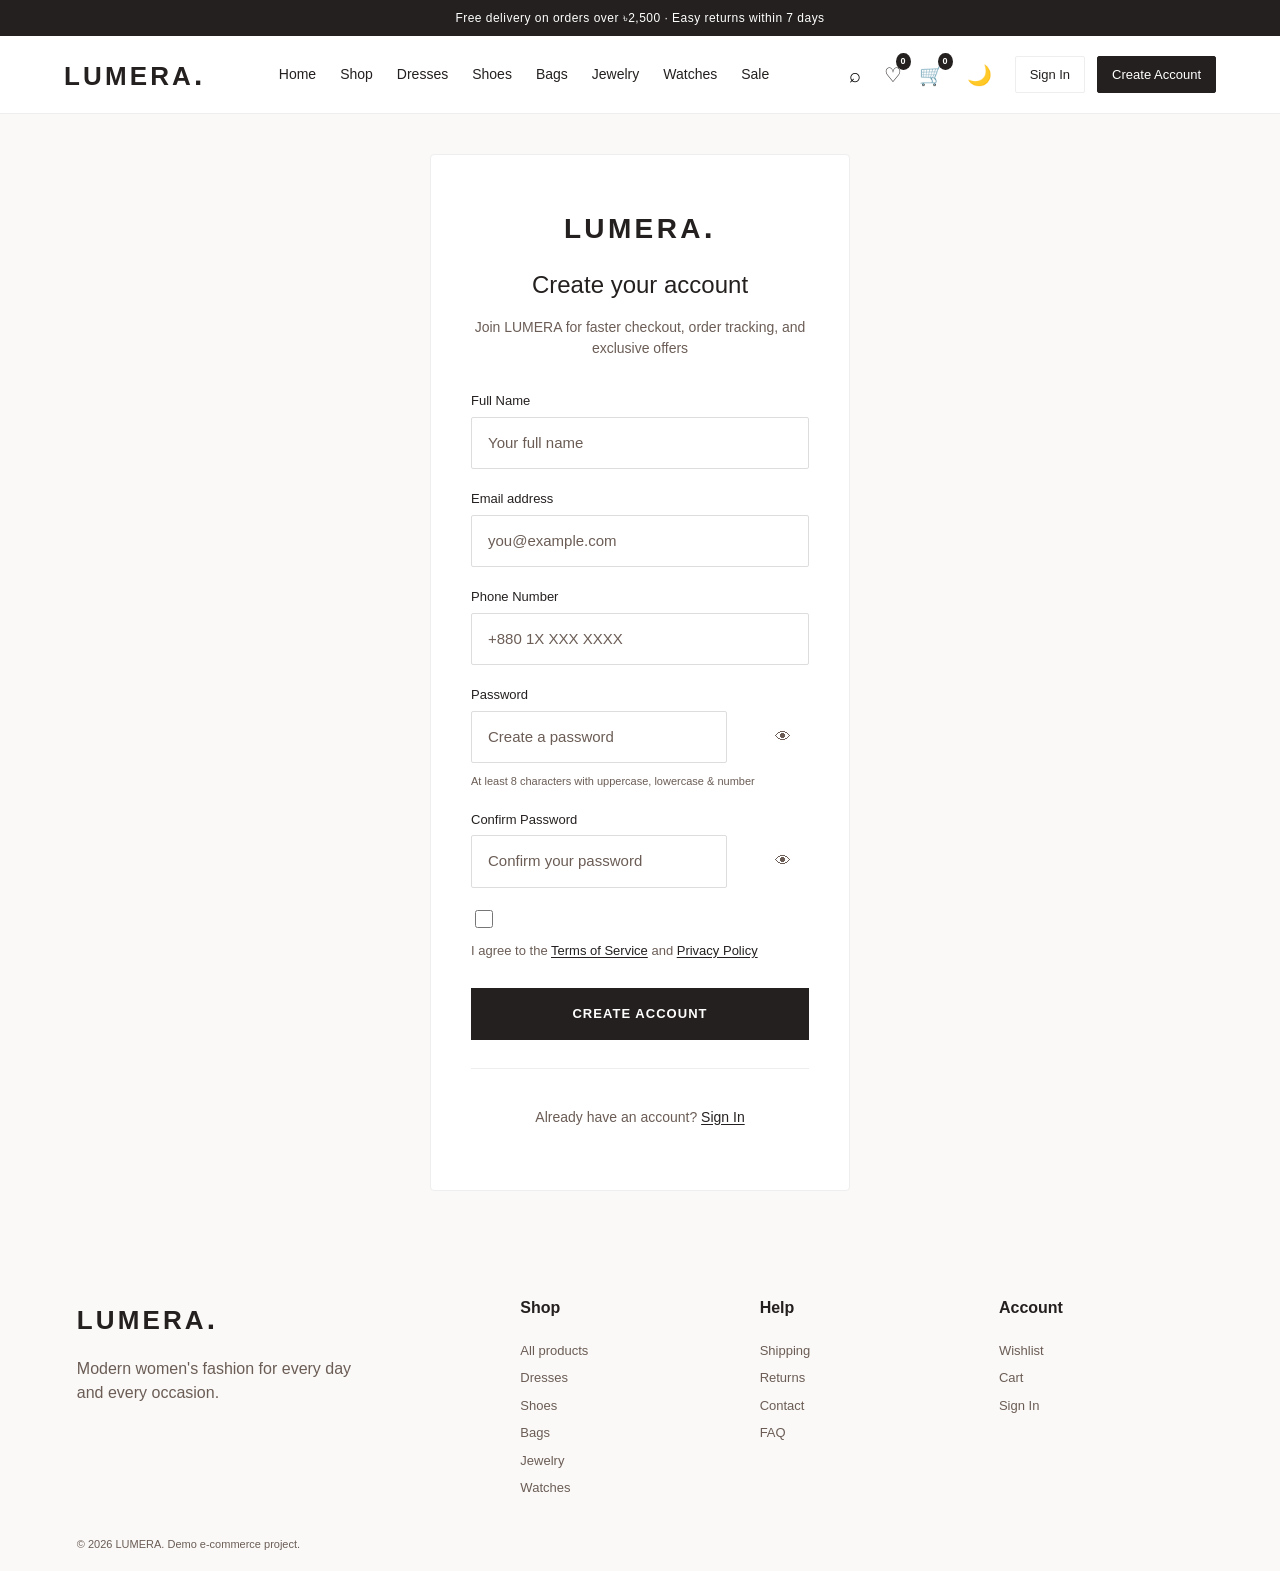
<file: register.html>
<!DOCTYPE html>
<html lang="en">
<head>
  <meta charset="UTF-8">
  <meta name="viewport" content="width=device-width, initial-scale=1.0">
  <title>Create Account — LUMERA</title>
  <link rel="stylesheet" href="css/style.css">
  <link rel="stylesheet" href="css/responsive.css">
  <link rel="stylesheet" href="css/auth.css">
</head>
<body>
  <div class="announcement">Free delivery on orders over ৳2,500 · Easy returns within 7 days</div>
  <header class="site-header">
    <a class="logo" href="index.html">LUMERA<span>.</span></a>
    <button class="mobile-menu" id="mobileMenu">☰</button>
    <nav id="mainNav">
      <a href="index.html">Home</a>
      <a href="shop.html">Shop</a>
      <a href="shop.html?category=Dresses">Dresses</a>
      <a href="shop.html?category=Shoes">Shoes</a>
      <a href="shop.html?category=Bags">Bags</a>
      <a href="shop.html?category=Jewelry">Jewelry</a>
      <a href="shop.html?category=Watches">Watches</a>
      <a href="shop.html?category=Sale">Sale</a>
    </nav>
    <div class="header-actions">
      <button id="searchBtn" aria-label="Search">⌕</button>
      <a href="wishlist.html" aria-label="Wishlist">♡<b id="wishlistCount">0</b></a>
      <a href="cart.html" aria-label="Cart">🛒<b id="cartCount">0</b></a>
      <button id="themeToggle" aria-label="Toggle theme" title="Toggle dark/light mode">🌙</button>
    </div>
  </header>

  <main class="auth-page">
    <div class="auth-container">
      <div class="auth-header">
        <a href="index.html" class="auth-logo" style="text-decoration:none;color:inherit">LUMERA<span>.</span></a>
        <h1 class="auth-title">Create your account</h1>
        <p class="auth-subtitle">Join LUMERA for faster checkout, order tracking, and exclusive offers</p>
      </div>

      <form class="auth-form" id="registerForm" novalidate>
        <div class="form-group">
          <label for="name">Full Name</label>
          <input type="text" id="name" name="name" placeholder="Your full name" required autocomplete="name">
          <span class="error-message"></span>
        </div>

        <div class="form-group">
          <label for="email">Email address</label>
          <input type="email" id="email" name="email" placeholder="you@example.com" required autocomplete="email">
          <span class="error-message"></span>
        </div>

        <div class="form-group">
          <label for="phone">Phone Number</label>
          <input type="tel" id="phone" name="phone" placeholder="+880 1X XXX XXXX" required autocomplete="tel">
          <span class="error-message"></span>
        </div>

        <div class="form-group">
          <label for="password">Password</label>
          <div class="password-wrapper">
            <input type="password" id="password" name="password" placeholder="Create a password" required autocomplete="new-password">
            <button type="button" class="password-toggle" aria-label="Show password" data-target="password">👁</button>
          </div>
          <span class="error-message"></span>
          <small style="color:var(--text-muted);font-size:11px;margin-top:4px;display:block">At least 8 characters with uppercase, lowercase & number</small>
        </div>

        <div class="form-group">
          <label for="confirmPassword">Confirm Password</label>
          <div class="password-wrapper">
            <input type="password" id="confirmPassword" name="confirmPassword" placeholder="Confirm your password" required autocomplete="new-password">
            <button type="button" class="password-toggle" aria-label="Show password" data-target="confirmPassword">👁</button>
          </div>
          <span class="error-message"></span>
        </div>

        <div class="form-group checkbox-group">
          <input type="checkbox" id="terms" name="terms" required>
          <label for="terms">I agree to the <a href="#">Terms of Service</a> and <a href="#">Privacy Policy</a></label>
        </div>

        <button type="submit" class="btn btn-auth">Create Account</button>
      </form>

      <div class="auth-footer">
        <p>Already have an account? <a href="login.html">Sign In</a></p>
      </div>
    </div>
  </main>

  <footer class="footer">
    <div><a class="logo" href="index.html">LUMERA<span>.</span></a><p>Modern women's fashion for every day and every occasion.</p></div>
    <div><h4>Shop</h4><a href="shop.html">All products</a><a href="shop.html?category=Dresses">Dresses</a><a href="shop.html?category=Shoes">Shoes</a><a href="shop.html?category=Bags">Bags</a><a href="shop.html?category=Jewelry">Jewelry</a><a href="shop.html?category=Watches">Watches</a></div>
    <div><h4>Help</h4><a href="#">Shipping</a><a href="#">Returns</a><a href="contact.html">Contact</a><a href="#">FAQ</a></div>
    <div><h4>Account</h4><a href="wishlist.html">Wishlist</a><a href="cart.html">Cart</a><a href="login.html">Sign In</a></div>
    <div class="copyright">© 2026 LUMERA. Demo e-commerce project.</div>
  </footer>

  <div class="search-overlay" id="searchOverlay">
    <div class="search-box">
      <button id="closeSearch">×</button>
      <input id="globalSearch" placeholder="Search products...">
      <div id="searchResults"></div>
    </div>
  </div>

  <script src="js/app.js"></script>
  <script src="js/auth.js"></script>
  <script>
    document.addEventListener("DOMContentLoaded", () => {
      const form = document.getElementById("registerForm");
      const nameInput = document.getElementById("name");
      const emailInput = document.getElementById("email");
      const phoneInput = document.getElementById("phone");
      const passwordInput = document.getElementById("password");
      const confirmPasswordInput = document.getElementById("confirmPassword");
      const termsInput = document.getElementById("terms");

      document.querySelectorAll(".password-toggle").forEach(btn => {
        btn.addEventListener("click", () => {
          const targetId = btn.dataset.target;
          const target = document.getElementById(targetId);
          const type = target.type === "password" ? "text" : "password";
          target.type = type;
          btn.textContent = type === "password" ? "👁" : "🙈";
          btn.setAttribute("aria-label", type === "password" ? "Show password" : "Hide password");
        });
      });

      const inputs = [nameInput, emailInput, phoneInput, passwordInput, confirmPasswordInput, termsInput];
      inputs.forEach(input => {
        input.addEventListener("input", () => clearError(input));
        input.addEventListener("blur", () => validateField(input));
      });

      function validateField(input) {
        const value = input.value.trim();

        switch (input.id) {
          case "name":
            if (value && value.length < 2) {
              showError(input, "Name must be at least 2 characters");
              return false;
            }
            break;
          case "email":
            if (value && !validateEmail(value)) {
              showError(input, "Please enter a valid email address");
              return false;
            }
            break;
          case "phone":
            if (value && !validatePhone(value)) {
              showError(input, "Please enter a valid phone number");
              return false;
            }
            break;
          case "password":
            if (value) {
              const pwdError = validatePassword(value);
              if (pwdError) {
                showError(input, pwdError);
                return false;
              }
            }
            break;
          case "confirmPassword":
            if (value && value !== passwordInput.value.trim()) {
              showError(input, "Passwords do not match");
              return false;
            }
            break;
          case "terms":
            if (!input.checked) {
              showError(input, "You must agree to the terms");
              return false;
            }
            break;
        }
        clearError(input);
        return true;
      }

      form.addEventListener("submit", async (e) => {
        e.preventDefault();

        let isValid = true;
        inputs.forEach(input => {
          if (input.type === "checkbox") {
            if (!input.checked) {
              showError(input, "You must agree to the terms");
              isValid = false;
            }
          } else if (!validateField(input)) {
            isValid = false;
          } else if (!input.value.trim()) {
            const labels = {
              name: "Full name",
              email: "Email",
              phone: "Phone number",
              password: "Password",
              confirmPassword: "Confirm password"
            };
            showError(input, labels[input.id] + " is required");
            isValid = false;
          }
        });

        if (!isValid) return;

        const submitBtn = form.querySelector('button[type="submit"]');
        submitBtn.disabled = true;
        submitBtn.textContent = "Creating account...";

        const result = register({
          name: nameInput.value.trim(),
          email: emailInput.value.trim(),
          phone: phoneInput.value.trim(),
          password: passwordInput.value
        });

        if (result.success) {
          toast("Account created successfully! Welcome, " + result.customer.name.split(" ")[0] + "!");
          setTimeout(() => {
            window.location.href = getRedirectUrl();
          }, 1200);
        } else {
          toast(result.message, "error");
          submitBtn.disabled = false;
          submitBtn.textContent = "Create Account";
        }
      });
    });
  </script>
</body>
</html>
</file>
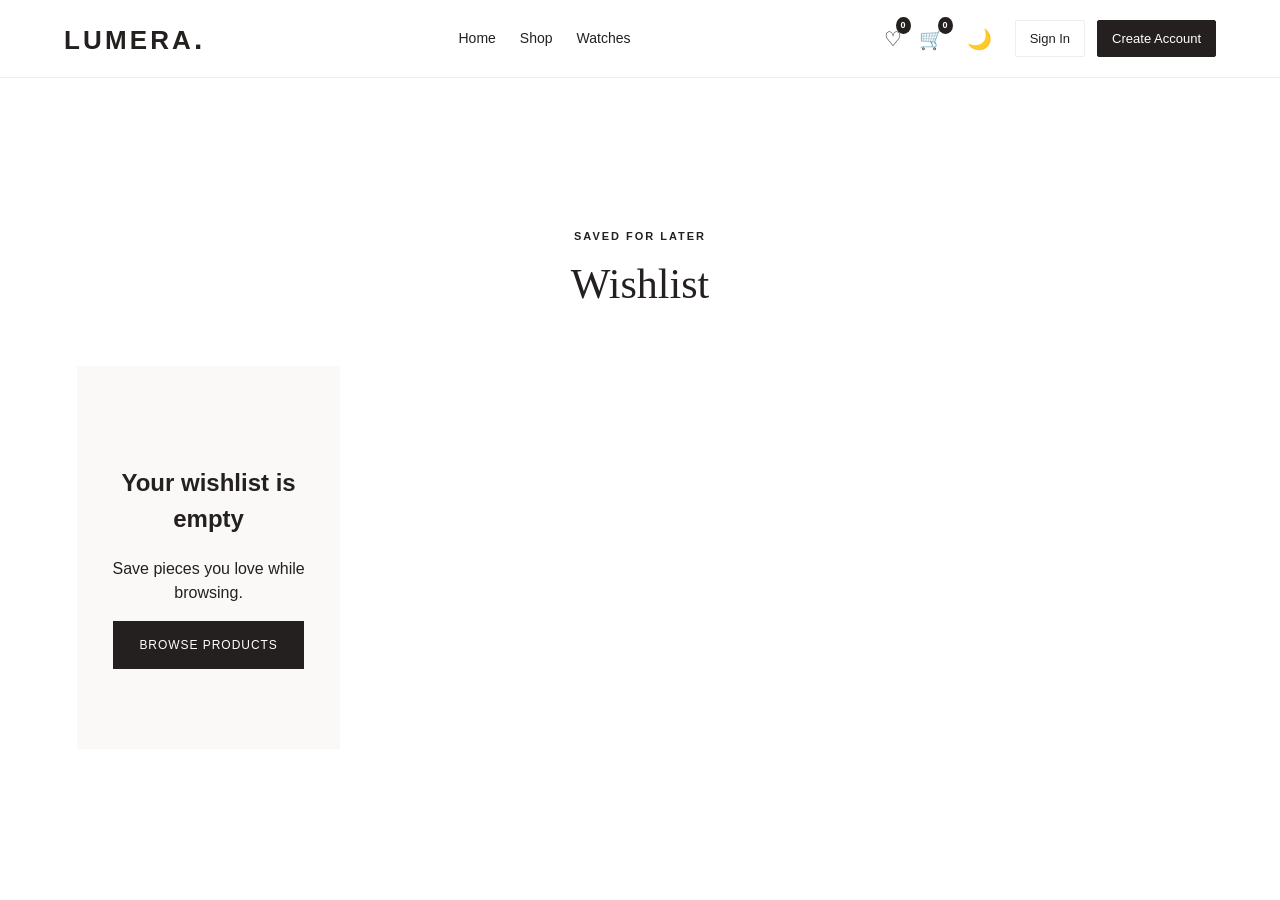
<file: wishlist.html>
<!DOCTYPE html><html lang="en"><head><meta charset="UTF-8"><meta name="viewport" content="width=device-width,initial-scale=1.0"><title>Wishlist — LUMERA</title><link rel="stylesheet" href="css/style.css"><link rel="stylesheet" href="css/responsive.css"><link rel="stylesheet" href="css/auth.css"></head><body><header class="site-header"><a class="logo" href="index.html">LUMERA<span>.</span></a><nav><a href="index.html">Home</a><a href="shop.html">Shop</a><a href="shop.html?category=Watches">Watches</a></nav><div class="header-actions"><a href="wishlist.html">♡<b id="wishlistCount">0</b></a><a href="cart.html">🛒<b id="cartCount">0</b></a><button id="themeToggle" aria-label="Toggle theme" title="Toggle dark/light mode">🌙</button></div></header><main class="section"><div class="page-title"><p class="eyebrow">SAVED FOR LATER</p><h1>Wishlist</h1></div><div class="product-grid" id="wishlistProducts"></div></main><script src="js/app.js"></script><script src="js/auth.js"></script><script src="js/wishlist.js"></script></body></html>
</file>
<file: css/style.css>
:root{--bg:#fff;--bg-alt:#faf9f7;--text:#24201f;--text-muted:#6b5d56;--border:#eee;--card-bg:#fff;--header-bg:#fff;--hero-overlay:rgba(30,20,18,.62);--hero-overlay-end:rgba(30,20,18,.04);--btn-bg:#24201f;--btn-text:#fff;--btn-border:#24201f;--btn-light-bg:#fff;--btn-light-text:#24201f;--btn-light-border:#fff;--muted-bg:#faf9f7;--input-bg:#fff;--input-border:#ddd;--modal-bg:#fff;--shadow:#0001;--badge-bg:#24201f;--badge-text:#fff;--sale-badge:#c0392b;--new-badge:#24201f;--bestseller-badge:#d4a843;--rating:#f5a623;--announcement-bg:#24201f;--announcement-text:#fff;--search-overlay-bg:#fff;--search-result-hover:#f5f5f5;--footer-bg:#faf9f7;--footer-text:#24201f;--admin-header-bg:#fff;--admin-card-bg:#fff;--admin-border:#eee;--table-row-hover:#faf9f7;--toast-bg:#24201f;--toast-text:#fff;--empty-bg:#faf9f7;}
[data-theme="dark"]{--bg:#1a1614;--bg-alt:#241f1c;--text:#f5f0eb;--text-muted:#b8a9a0;--border:#3d3530;--card-bg:#241f1c;--header-bg:#1a1614;--hero-overlay:rgba(0,0,0,.7);--hero-overlay-end:rgba(0,0,0,.3);--btn-bg:#f5f0eb;--btn-text:#1a1614;--btn-border:#f5f0eb;--btn-light-bg:#3d3530;--btn-light-text:#f5f0eb;--btn-light-border:#3d3530;--muted-bg:#241f1c;--input-bg:#241f1c;--input-border:#3d3530;--modal-bg:#241f1c;--shadow:#0003;--badge-bg:#f5f0eb;--badge-text:#1a1614;--sale-badge:#e74c3c;--new-badge:#f5f0eb;--bestseller-badge:#f4d03f;--rating:#f5a623;--announcement-bg:#1a1614;--announcement-text:#f5f0eb;--search-overlay-bg:#241f1c;--search-result-hover:#3d3530;--footer-bg:#1a1614;--footer-text:#f5f0eb;--admin-header-bg:#1a1614;--admin-card-bg:#241f1c;--admin-border:#3d3530;--table-row-hover:#241f1c;--toast-bg:#f5f0eb;--toast-text:#1a1614;--empty-bg:#241f1c;}
*{box-sizing:border-box}body{margin:0;font-family:Arial,Helvetica,sans-serif;color:var(--text);background:var(--bg);line-height:1.5}a{text-decoration:none;color:inherit}button,input,select,textarea{font:inherit}button{cursor:pointer}.announcement{background:var(--announcement-bg);color:var(--announcement-text);text-align:center;padding:9px;font-size:12px;letter-spacing:.04em}.site-header{height:78px;display:flex;align-items:center;gap:34px;padding:0 5%;border-bottom:1px solid var(--border);background:var(--header-bg);position:sticky;top:0;z-index:20}.logo{font-size:26px;font-weight:700;letter-spacing:.12em}.logo span{font-size:30px}.site-header nav{display:flex;gap:24px;flex:1;justify-content:center;font-size:14px}.site-header nav a:hover,.site-header nav .active{text-decoration:underline;text-underline-offset:7px}.header-actions{display:flex;align-items:center;gap:17px}.header-actions button,.header-actions a{border:0;background:none;font-size:20px;position:relative}.header-actions b{font-size:9px;position:absolute;background:var(--badge-bg);color:var(--badge-text);border-radius:50%;padding:2px 5px;top:-7px;right:-9px}.admin-link{font-size:12px!important;text-decoration:underline}.mobile-menu{display:none;background:none;border:0;font-size:24px}.hero{min-height:650px;background:linear-gradient(90deg,var(--hero-overlay),var(--hero-overlay-end)),url("https://images.unsplash.com/photo-1483985988355-763728e1935b?auto=format&fit=crop&w=1800&q=85") center/cover;display:flex;align-items:center;color:#fff}.hero-copy{margin-left:10%;max-width:560px}.hero h1{font-size:70px;line-height:1.03;margin:12px 0}.hero h1 em{font-family:Georgia,serif;font-weight:400}.hero p:not(.eyebrow){font-size:18px;max-width:450px;margin-bottom:28px}.eyebrow{font-size:11px;letter-spacing:.18em;font-weight:700;margin:0 0 8px}.btn{display:inline-block;background:var(--btn-bg);color:var(--btn-text);border:1px solid var(--btn-border);padding:14px 25px;text-transform:uppercase;letter-spacing:.08em;font-size:12px}.btn:hover{opacity:.86}.btn.light{background:var(--btn-light-bg);color:var(--btn-light-text);border-color:var(--btn-light-border)}.section{padding:80px 6%}.section.muted{background:var(--muted-bg)}.section-head{display:flex;justify-content:space-between;align-items:end;margin-bottom:32px}.section-head h2,.page-title h1{font-family:Georgia,serif;font-size:42px;font-weight:400;margin:0}.section-head>a{font-size:13px;text-decoration:underline}.category-grid{display:grid;grid-template-columns:repeat(4,1fr);gap:16px}.category-card{height:410px;background-size:cover;background-position:center;display:flex;align-items:end;padding:24px;color:#fff;font-size:25px;font-family:Georgia,serif;position:relative;overflow:hidden}.category-card:after{content:"";position:absolute;inset:0;background:linear-gradient(transparent,rgba(0,0,0,.5))}.category-card span{z-index:1}.cat-dresses{background-image:url("https://images.unsplash.com/photo-1595777457583-95e059d581b8?auto=format&fit=crop&w=800&q=80")}.cat-shoes{background-image:url("https://images.unsplash.com/photo-1543163521-1bf539c55dd2?auto=format&fit=crop&w=800&q=80")}.cat-bags{background-image:url("https://images.unsplash.com/photo-1553062407-98eeb64c6a62?auto=format&fit=crop&w=800&q=80")}.cat-jewelry{background-image:url("https://images.unsplash.com/photo-1535632066927-ab7c9ab60908?auto=format&fit=crop&w=800&q=80")}.cat-watches{background-image:url("https://images.unsplash.com/photo-1523275335684-37898b6baf30?auto=format&fit=crop&w=800&q=80")}.product-grid{display:grid;grid-template-columns:repeat(4,1fr);gap:24px}.product-image{display:block;aspect-ratio:3/4;background:var(--border);position:relative;overflow:hidden}.product-image img{width:100%;height:100%;object-fit:cover;transition:.35s}.product-card:hover .product-image img{transform:scale(1.04)}.badge{position:absolute;left:12px;top:12px;background:var(--badge-bg);padding:6px 9px;font-size:10px;text-transform:uppercase;color:var(--badge-text)}.wish{position:absolute;right:12px;top:12px;border:0;background:var(--card-bg);width:34px;height:34px;border-radius:50%;font-size:18px;border:1px solid var(--border)}.wish.selected{background:var(--badge-bg);color:var(--badge-text)}.product-info{padding:12px 2px}.category{font-size:10px;text-transform:uppercase;letter-spacing:.12em;color:var(--text-muted);margin:0 0 4px}.product-info h3{font-size:15px;font-weight:500;margin:0 0 6px}.rating{font-size:12px;margin:6px 0}.rating span{color:var(--text-muted)}.price{font-weight:600}.price del,.big-price del{color:var(--text-muted);font-weight:400;margin-left:7px}.quick-add{width:100%;border:1px solid var(--border);background:var(--input-bg);padding:10px;margin-top:12px;text-transform:uppercase;font-size:10px;letter-spacing:.1em}.quick-add:hover{background:var(--btn-bg);color:var(--btn-text)}.promo{min-height:430px;background:linear-gradient(90deg,rgba(35,24,21,.62),rgba(35,24,21,.12)),url("https://images.unsplash.com/photo-1525507119028-ed4c629a60a3?auto=format&fit=crop&w=1800&q=85") center/cover;display:flex;align-items:center;padding-left:10%;color:#fff}.promo h2{font:400 52px Georgia,serif;max-width:550px}.newsletter{text-align:center;padding:90px 20px;background:var(--bg-alt)}.newsletter h2{font:42px Georgia,serif;font-weight:400;margin:8px}.newsletter form{max-width:500px;margin:25px auto;display:flex}.newsletter input{flex:1;padding:14px;border:1px solid var(--input-border);border-right:0;background:var(--input-bg);color:var(--text)}.footer{background:var(--footer-bg);color:var(--footer-text);padding:65px 6%;display:grid;grid-template-columns:2fr 1fr 1fr 1fr;gap:35px;position:relative}.footer p{color:var(--text-muted);max-width:300px}.footer h4{margin-top:0}.footer>div>a:not(.logo){display:block;color:var(--text-muted);margin:8px 0;font-size:13px}.copyright{position:absolute;bottom:18px;left:6%;font-size:11px;color:var(--text-muted)}.page-title{text-align:center;padding:70px 20px 50px}.page-title p:last-child{max-width:620px;margin:15px auto;color:var(--text-muted)}.shop-page{padding-bottom:60px}.shop-toolbar{margin:0 6% 30px;padding:15px 0;border-top:1px solid var(--border);border-bottom:1px solid var(--border);display:flex;justify-content:space-between;align-items:center}.shop-toolbar button{border:0;background:none}.shop-layout{display:grid;grid-template-columns:220px 1fr;gap:35px;padding:0 6%}.filters h3{font-size:13px;text-transform:uppercase;letter-spacing:.1em;margin-top:0}.filters label{display:block;margin:12px 0;font-size:13px}.filters hr{border:0;border-top:1px solid var(--border);margin:25px 0}.product-page{display:grid;grid-template-columns:1.05fr .95fr;gap:70px;padding:65px 8%;max-width:1400px;margin:auto}.product-gallery img{width:100%;max-height:700px;object-fit:cover}.product-detail{padding:30px 0}.product-detail h1{font:400 48px Georgia,serif;margin:10px 0}.big-price{font-size:24px;margin:20px 0}.description{color:var(--text-muted);max-width:500px}.variant{margin:25px 0}.variant strong{display:block;margin-bottom:10px}.variant-btn{background:var(--input-bg);border:1px solid var(--input-border);padding:9px 18px;margin-right:6px}.variant-btn.active{border-color:var(--btn-border)}.quantity{display:inline-flex;border:1px solid var(--input-border);align-items:center}.quantity button{border:0;background:var(--input-bg);padding:9px 14px}.quantity span{min-width:35px;text-align:center}.wide{width:100%;text-align:center;margin-top:10px}.outline{background:var(--btn-light-bg);border:1px solid var(--btn-light-border);padding:13px 20px}.details{margin-top:25px;border-top:1px solid var(--border);padding-top:15px;color:var(--text-muted);font-size:13px}.cart-page{padding:60px 7%}.cart-layout{display:grid;grid-template-columns:1.5fr .7fr;gap:50px}.cart-item{display:grid;grid-template-columns:130px 1fr auto;gap:22px;border-bottom:1px solid var(--border);padding:20px 0}.cart-item img{width:130px;height:165px;object-fit:cover}.cart-item h3{font-weight:500}.remove{border:0;background:none;text-decoration:underline;height:max-content}.summary{border:1px solid var(--border);padding:25px;height:max-content}.summary p,.summary h3{display:flex;justify-content:space-between}.empty{text-align:center;padding:80px 20px;background:var(--empty-bg)}.checkout{max-width:1100px;margin:50px auto;display:grid;grid-template-columns:1.3fr .7fr;gap:40px;padding:0 20px}.checkout-card{border:1px solid var(--border);padding:25px;margin-bottom:20px;background:var(--card-bg)}.checkout-card h2{font:400 28px Georgia,serif}.checkout input,.checkout-card select,.contact-form input,.contact-form textarea{width:100%;padding:14px;border:1px solid var(--input-border);margin:6px 0;background:var(--input-bg);color:var(--text)}.two{display:grid;grid-template-columns:1fr 1fr;gap:10px}.payment{display:block;padding:14px;border:1px solid var(--border);margin:8px 0;background:var(--card-bg)}.checkout-secure{margin-left:auto;font-size:12px}.narrow{max-width:700px;margin:auto}.contact-form{display:grid;gap:8px}.search-overlay{position:fixed;inset:0;background:rgba(0,0,0,.55);z-index:50;display:none;padding:80px 10%}.search-overlay.open{display:block}.search-box{background:var(--search-overlay-bg);padding:30px;max-width:800px;margin:auto;position:relative}.search-box>button{position:absolute;right:15px;top:10px;border:0;background:none;font-size:28px}.search-box input{width:100%;padding:15px;border:0;border-bottom:1px solid var(--input-border);font-size:20px;background:transparent;color:var(--text)}.search-box a{display:flex;justify-content:space-between;padding:15px;border-bottom:1px solid var(--border)}.search-box a:hover{background:var(--search-result-hover)}.modal{position:fixed;inset:0;background:rgba(0,0,0,.5);display:none;align-items:center;justify-content:center;z-index:60}.modal.open{display:flex}.modal-box{background:var(--modal-bg);padding:30px;max-width:520px;width:90%;position:relative;border:1px solid var(--border)}.modal-box input,.modal-box select{width:100%;padding:12px;margin:6px 0;border:1px solid var(--input-border);background:var(--input-bg);color:var(--text)}.modal-close{position:absolute;right:12px;top:8px;border:0;background:none;font-size:26px}.admin-body{background:var(--bg-alt)}.admin-header{height:70px;background:var(--admin-header-bg);padding:0 6%;display:flex;align-items:center;justify-content:space-between;border-bottom:1px solid var(--admin-border)}.admin-wrap{padding:50px 6%}.admin-title{display:flex;justify-content:space-between;align-items:center}.stats{display:grid;grid-template-columns:repeat(4,1fr);gap:16px;margin:30px 0}.stats>div{background:var(--admin-card-bg);padding:25px;border:1px solid var(--admin-border)}.stats span,.stats strong{display:block}.stats span{font-size:12px;color:var(--text-muted)}.stats strong{font-size:32px;margin-top:8px}.admin-grid{display:grid;grid-template-columns:1.4fr 1fr;gap:20px}.admin-card{background:var(--admin-card-bg);padding:25px;border:1px solid var(--admin-border)}.admin-row,.order-row{display:grid;grid-template-columns:55px 1fr auto auto;gap:12px;align-items:center;padding:12px 0;border-bottom:1px solid var(--admin-border)}.admin-row img{width:50px;height:60px;object-fit:cover}.admin-row small{display:block;color:var(--text-muted);margin-top:3px}.admin-row button{border:0;background:none;text-decoration:underline;font-size:12px}.order-row{grid-template-columns:1fr 1fr 1fr auto;font-size:12px}.order-row em{font-style:normal;background:var(--border);padding:4px 7px}.toast{position:fixed;right:25px;bottom:25px;background:var(--toast-bg);color:var(--toast-text);padding:13px 18px;transform:translateY(100px);transition:.25s;z-index:100;font-size:13px}.toast.show{transform:none}.admin-auth{position:fixed;inset:0;background:rgba(0,0,0,.6);display:flex;align-items:center;justify-content:center;z-index:100}.auth-box{background:var(--card-bg);padding:40px;border-radius:8px;box-shadow:0 10px 40px var(--shadow);max-width:360px;width:90%;text-align:center}.auth-box h2{margin:0 0 8px}.auth-box p{color:var(--text-muted);margin:0 0 20px}.auth-box input{width:100%;padding:14px;border:1px solid var(--input-border);background:var(--input-bg);color:var(--text);margin-bottom:16px;border-radius:4px}.auth-box .btn{width:100%}.auth-box small{color:var(--sale-badge);display:block;margin-top:10px}
</file>
<file: css/responsive.css>
@media(max-width:900px){.site-header{gap:15px}.site-header nav{display:none;position:absolute;top:78px;left:0;right:0;background:var(--header-bg);padding:20px;flex-direction:column;box-shadow:0 8px 20px var(--shadow)}.site-header nav.open{display:flex}.mobile-menu{display:block}.admin-link{display:none}.hero{min-height:560px}.hero h1{font-size:52px}.category-grid,.product-grid{grid-template-columns:repeat(2,1fr)}.footer{grid-template-columns:1fr 1fr;padding-bottom:90px}.product-page,.checkout,.cart-layout,.admin-grid{grid-template-columns:1fr}.shop-layout{grid-template-columns:1fr}.filters{display:none}.filters.open{display:block}.stats{grid-template-columns:repeat(2,1fr)}}@media(max-width:560px){.site-header{height:65px;padding:0 18px}.site-header nav{top:65px}.header-actions{gap:10px}.logo{font-size:20px}.hero{min-height:500px}.hero-copy{margin:0 25px}.hero h1{font-size:43px}.section{padding:55px 18px}.section-head h2,.page-title h1{font-size:34px}.category-grid,.product-grid{grid-template-columns:1fr 1fr;gap:12px}.category-card{height:260px;padding:15px;font-size:20px}.product-info h3{font-size:13px}.promo{min-height:350px;padding:30px}.promo h2{font-size:37px}.newsletter form{display:block}.newsletter input{width:100%;border-right:1px solid var(--input-border)}.newsletter .btn{width:100%;margin-top:8px}.footer{grid-template-columns:1fr 1fr;padding:45px 20px 75px}.copyright{left:20px}.shop-toolbar{margin-left:18px;margin-right:18px}.shop-layout{padding:0 18px}.product-page{padding:35px 18px;gap:20px}.product-detail h1{font-size:38px}.cart-page{padding:35px 18px}.cart-item{grid-template-columns:85px 1fr}.cart-item img{width:85px;height:110px}.remove{grid-column:2}.checkout{padding:0 18px;margin-top:25px}.admin-wrap{padding:30px 18px}.admin-title{align-items:flex-start;gap:10px}.stats{gap:10px}.stats>div{padding:15px}.stats strong{font-size:25px}.admin-row{grid-template-columns:45px 1fr auto}.admin-row button{grid-row:2}.order-row{grid-template-columns:1fr 1fr}.order-row em{grid-column:2}}
</file>
<file: css/auth.css>
.auth-page {
  min-height: 100vh;
  display: flex;
  align-items: center;
  justify-content: center;
  padding: 40px 20px;
  background: var(--bg-alt);
}

.auth-container {
  width: 100%;
  max-width: 420px;
  background: var(--card-bg);
  border: 1px solid var(--border);
  border-radius: 4px;
  padding: 48px 40px;
}

.auth-header {
  text-align: center;
  margin-bottom: 32px;
}

.auth-logo {
  font-size: 28px;
  font-weight: 700;
  letter-spacing: 0.12em;
  margin-bottom: 8px;
}

.auth-logo span {
  font-size: 32px;
}

.auth-title {
  font-size: 24px;
  font-weight: 500;
  margin: 16px 0 8px;
}

.auth-subtitle {
  color: var(--text-muted);
  font-size: 14px;
}

.auth-form {
  display: flex;
  flex-direction: column;
  gap: 20px;
}

.form-group {
  display: flex;
  flex-direction: column;
  gap: 6px;
}

.form-group label {
  font-size: 13px;
  font-weight: 500;
  color: var(--text);
}

.form-group input {
  padding: 14px 16px;
  border: 1px solid var(--input-border);
  border-radius: 2px;
  background: var(--input-bg);
  color: var(--text);
  font-size: 15px;
  transition: border-color 0.2s, box-shadow 0.2s;
}

.form-group input:focus {
  outline: none;
  border-color: var(--text);
  box-shadow: 0 0 0 3px var(--shadow);
}

.form-group input::placeholder {
  color: var(--text-muted);
}

.form-group input.error {
  border-color: var(--sale-badge);
}

.form-group .error-message {
  font-size: 12px;
  color: var(--sale-badge);
  display: none;
}

.form-group input.error + .error-message {
  display: block;
}

.password-wrapper {
  position: relative;
}

.password-wrapper input {
  padding-right: 48px;
}

.password-toggle {
  position: absolute;
  right: 14px;
  top: 50%;
  transform: translateY(-50%);
  background: none;
  border: none;
  color: var(--text-muted);
  font-size: 16px;
  cursor: pointer;
  padding: 4px;
}

.password-toggle:hover {
  color: var(--text);
}

.checkbox-group {
  display: flex;
  align-items: flex-start;
  gap: 10px;
}

.checkbox-group input[type="checkbox"] {
  width: 18px;
  height: 18px;
  margin-top: 2px;
  accent-color: var(--btn-bg);
}

.checkbox-group label {
  font-size: 13px;
  color: var(--text-muted);
  line-height: 1.5;
}

.checkbox-group a {
  color: var(--text);
  text-decoration: underline;
  text-underline-offset: 2px;
}

.checkbox-group a:hover {
  text-decoration: none;
}

.btn-auth {
  width: 100%;
  padding: 15px 24px;
  font-size: 13px;
  font-weight: 600;
  letter-spacing: 0.08em;
  text-transform: uppercase;
  margin-top: 8px;
}

.auth-footer {
  text-align: center;
  margin-top: 28px;
  padding-top: 24px;
  border-top: 1px solid var(--border);
}

.auth-footer p {
  font-size: 14px;
  color: var(--text-muted);
}

.auth-footer a {
  color: var(--text);
  font-weight: 500;
  text-decoration: underline;
  text-underline-offset: 2px;
}

.auth-footer a:hover {
  text-decoration: none;
}

.auth-divider {
  display: flex;
  align-items: center;
  gap: 16px;
  margin: 8px 0;
  color: var(--text-muted);
  font-size: 13px;
}

.auth-divider::before,
.auth-divider::after {
  content: "";
  flex: 1;
  height: 1px;
  background: var(--border);
}

.header-auth {
  display: flex;
  align-items: center;
  gap: 12px;
}

.header-auth a {
  font-size: 13px;
  font-weight: 500;
  padding: 8px 14px;
  border-radius: 2px;
  transition: background 0.2s, color 0.2s;
}

.header-auth .btn-signin {
  color: var(--text);
  background: transparent;
  border: 1px solid var(--border);
}

.header-auth .btn-signin:hover {
  background: var(--bg-alt);
  border-color: var(--text);
}

.header-auth .btn-register {
  background: var(--btn-bg);
  color: var(--btn-text);
  border: 1px solid var(--btn-border);
}

.header-auth .btn-register:hover {
  opacity: 0.9;
}

.header-user {
  display: flex;
  align-items: center;
  gap: 12px;
}

.header-user .user-name {
  font-size: 13px;
  font-weight: 500;
  color: var(--text);
}

.header-user .user-dropdown {
  position: relative;
}

.header-user .user-dropdown-btn {
  display: flex;
  align-items: center;
  gap: 6px;
  padding: 8px 12px;
  background: transparent;
  border: 1px solid var(--border);
  border-radius: 2px;
  font-size: 13px;
  font-weight: 500;
  color: var(--text);
  cursor: pointer;
  transition: background 0.2s, border-color 0.2s;
}

.header-user .user-dropdown-btn:hover {
  background: var(--bg-alt);
  border-color: var(--text);
}

.header-user .user-dropdown-menu {
  position: absolute;
  top: 100%;
  right: 0;
  margin-top: 8px;
  min-width: 180px;
  background: var(--card-bg);
  border: 1px solid var(--border);
  border-radius: 4px;
  box-shadow: 0 8px 24px var(--shadow);
  opacity: 0;
  visibility: hidden;
  transform: translateY(-8px);
  transition: opacity 0.2s, visibility 0.2s, transform 0.2s;
  z-index: 50;
}

.header-user .user-dropdown-menu.open {
  opacity: 1;
  visibility: visible;
  transform: translateY(0);
}

.header-user .user-dropdown-menu a {
  display: block;
  padding: 12px 16px;
  font-size: 13px;
  color: var(--text);
  transition: background 0.2s;
}

.header-user .user-dropdown-menu a:hover {
  background: var(--bg-alt);
}

.header-user .user-dropdown-menu .divider {
  height: 1px;
  background: var(--border);
  margin: 4px 0;
}

.header-user .user-dropdown-menu .logout-btn {
  width: 100%;
  text-align: left;
  background: none;
  border: none;
  padding: 12px 16px;
  font-size: 13px;
  color: var(--sale-badge);
  cursor: pointer;
  transition: background 0.2s;
}

.header-user .user-dropdown-menu .logout-btn:hover {
  background: var(--bg-alt);
}

.account-page {
  padding: 60px 5%;
  max-width: 1200px;
  margin: 0 auto;
}

.account-header {
  display: flex;
  align-items: center;
  gap: 24px;
  margin-bottom: 40px;
  padding-bottom: 24px;
  border-bottom: 1px solid var(--border);
}

.account-avatar {
  width: 80px;
  height: 80px;
  border-radius: 50%;
  background: var(--btn-bg);
  color: var(--btn-text);
  display: flex;
  align-items: center;
  justify-content: center;
  font-size: 28px;
  font-weight: 600;
}

.account-info h1 {
  font-size: 28px;
  font-weight: 500;
  margin: 0 0 8px;
}

.account-info p {
  color: var(--text-muted);
  margin: 0;
}

.account-grid {
  display: grid;
  grid-template-columns: 1fr 2fr;
  gap: 40px;
}

.account-sidebar {
  background: var(--card-bg);
  border: 1px solid var(--border);
  border-radius: 4px;
  padding: 24px;
  height: fit-content;
}

.account-nav {
  display: flex;
  flex-direction: column;
  gap: 4px;
}

.account-nav a {
  display: flex;
  align-items: center;
  gap: 12px;
  padding: 12px 16px;
  font-size: 14px;
  color: var(--text);
  border-radius: 2px;
  transition: background 0.2s, color 0.2s;
}

.account-nav a:hover,
.account-nav a.active {
  background: var(--bg-alt);
  color: var(--btn-bg);
}

.account-nav a.logout {
  color: var(--sale-badge);
}

.account-nav a.logout:hover {
  background: var(--bg-alt);
  color: var(--sale-badge);
}

.account-content {
  background: var(--card-bg);
  border: 1px solid var(--border);
  border-radius: 4px;
  padding: 32px;
}

.account-section {
  display: none;
}

.account-section.active {
  display: block;
}

.account-section h2 {
  font-size: 20px;
  font-weight: 500;
  margin: 0 0 24px;
  padding-bottom: 16px;
  border-bottom: 1px solid var(--border);
}

.account-fields {
  display: grid;
  grid-template-columns: repeat(2, 1fr);
  gap: 20px;
}

.account-fields .form-group {
  margin: 0;
}

.account-fields .form-group.full-width {
  grid-column: span 2;
}

.orders-list {
  display: flex;
  flex-direction: column;
  gap: 16px;
}

.order-card {
  border: 1px solid var(--border);
  border-radius: 4px;
  padding: 20px;
}

.order-header {
  display: flex;
  justify-content: space-between;
  align-items: flex-start;
  margin-bottom: 12px;
  flex-wrap: wrap;
  gap: 8px;
}

.order-id {
  font-weight: 600;
  font-size: 14px;
}

.order-date {
  color: var(--text-muted);
  font-size: 13px;
}

.order-status {
  display: inline-block;
  padding: 4px 10px;
  border-radius: 20px;
  font-size: 11px;
  font-weight: 600;
  text-transform: uppercase;
  letter-spacing: 0.05em;
}

.order-status.pending {
  background: #fff3cd;
  color: #856404;
}

.order-status.confirmed {
  background: #d1ecf1;
  color: #0c5460;
}

.order-status.shipped {
  background: #cce5ff;
  color: #004085;
}

.order-status.delivered {
  background: #d4edda;
  color: #155724;
}

.order-status.cancelled {
  background: #f8d7da;
  color: #721c24;
}

.order-items {
  display: flex;
  flex-direction: column;
  gap: 8px;
  margin-bottom: 12px;
}

.order-item {
  display: flex;
  gap: 12px;
  font-size: 13px;
}

.order-item-image {
  width: 50px;
  height: 65px;
  object-fit: cover;
  border-radius: 2px;
}

.order-item-details {
  flex: 1;
}

.order-item-name {
  font-weight: 500;
}

.order-item-qty {
  color: var(--text-muted);
  font-size: 12px;
}

.order-item-price {
  font-weight: 500;
  white-space: nowrap;
}

.order-total {
  display: flex;
  justify-content: space-between;
  font-weight: 600;
  padding-top: 12px;
  border-top: 1px solid var(--border);
}

.wishlist-grid {
  display: grid;
  grid-template-columns: repeat(auto-fill, minmax(200px, 1fr));
  gap: 20px;
}

.empty-state {
  text-align: center;
  padding: 60px 20px;
  color: var(--text-muted);
}

.empty-state .eyebrow {
  margin-bottom: 12px;
}

.empty-state h3 {
  font-size: 20px;
  font-weight: 500;
  color: var(--text);
  margin: 0 0 16px;
}

@media (max-width: 900px) {
  .account-grid {
    grid-template-columns: 1fr;
  }

  .account-sidebar {
    position: sticky;
    top: 100px;
  }

  .account-fields {
    grid-template-columns: 1fr;
  }

  .account-fields .form-group.full-width {
    grid-column: span 1;
  }
}

@media (max-width: 560px) {
  .auth-container {
    padding: 32px 24px;
  }

  .header-auth {
    gap: 8px;
  }

  .header-auth a {
    padding: 6px 10px;
    font-size: 12px;
  }

  .header-user .user-name {
    display: none;
  }

  .account-header {
    flex-direction: column;
    align-items: flex-start;
    gap: 16px;
  }
}

@media (max-width: 768px) {
  .site-header .header-auth,
  .site-header .header-user {
    display: flex;
  }
}

#toast {
  position: fixed;
  bottom: 24px;
  right: 24px;
  padding: 14px 24px;
  background: var(--toast-bg);
  color: var(--toast-text);
  border-radius: 4px;
  box-shadow: 0 8px 24px var(--shadow);
  font-size: 14px;
  font-weight: 500;
  opacity: 0;
  transform: translateY(20px);
  transition: opacity 0.3s, transform 0.3s;
  z-index: 100;
}

#toast.show {
  opacity: 1;
  transform: translateY(0);
}

#toast.error {
  background: var(--sale-badge);
  color: #fff;
}

#toast.info {
  background: var(--btn-bg);
  color: var(--btn-text);
}
</file>
